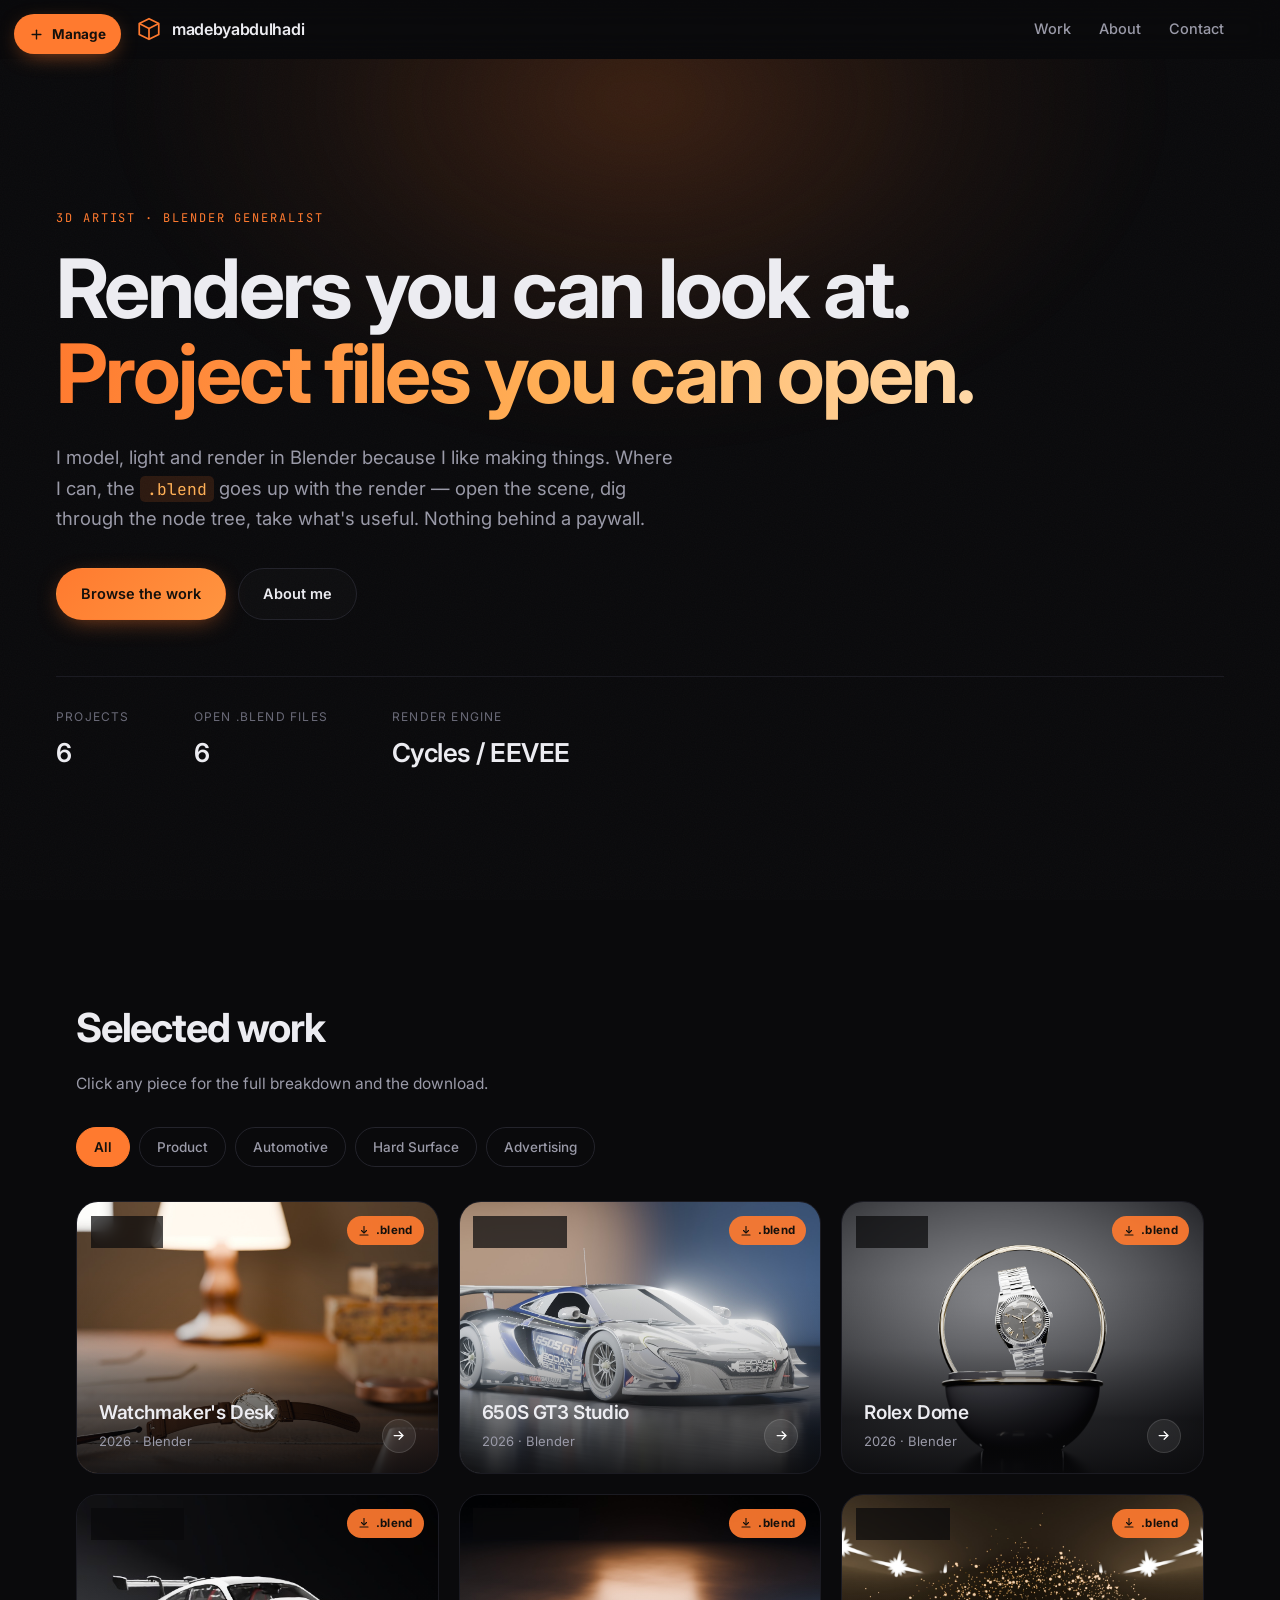
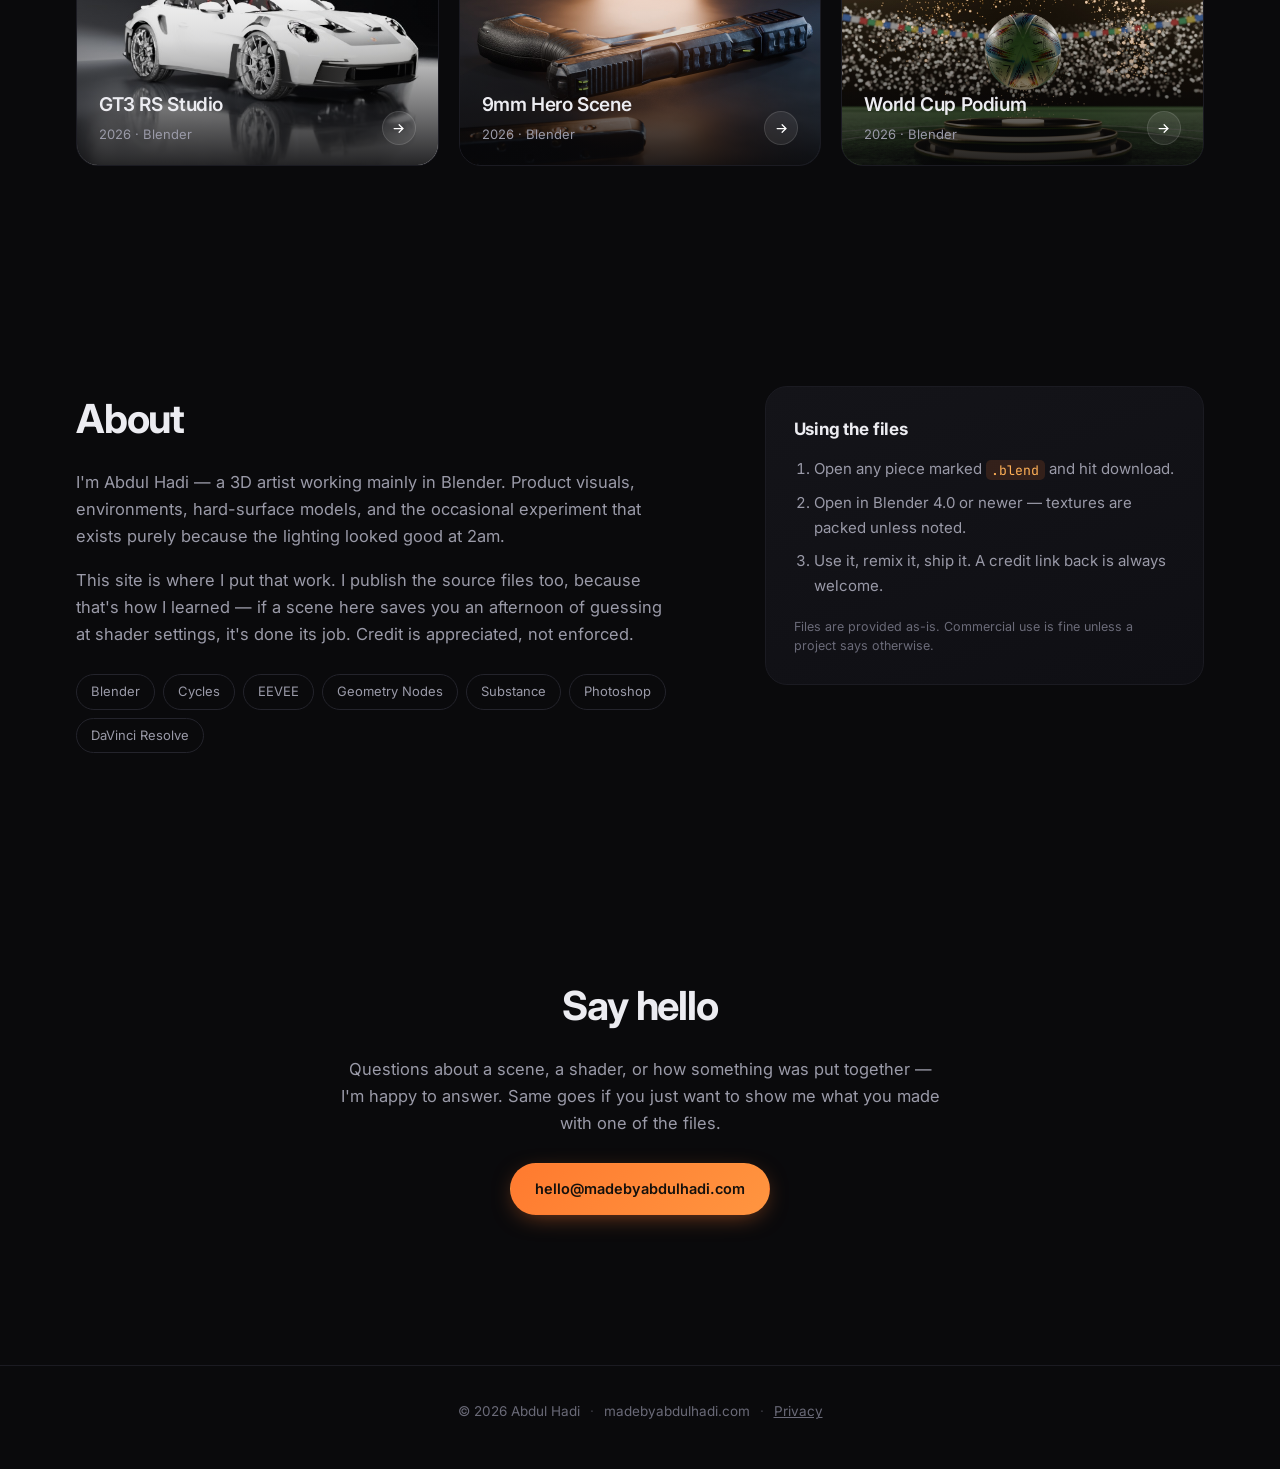
<file: index.html>
<!doctype html>
<html lang="en">
<head>
<meta charset="utf-8" />
<meta name="viewport" content="width=device-width, initial-scale=1" />
<title>Abdul Hadi — 3D Artist &amp; Blender Generalist</title>
<meta name="description" content="3D renders and open Blender project files by Abdul Hadi. Browse the work, inspect the scenes, download the .blend files." />

<!-- Google AdSense -->
<script async src="https://pagead2.googlesyndication.com/pagead/js/adsbygoogle.js?client=ca-pub-7326856070315164"
     crossorigin="anonymous"></script>

<link rel="icon" href="favicon.svg" type="image/svg+xml" />
<link rel="canonical" href="https://madebyabdulhadi.com/" />

<!-- Social preview -->
<meta property="og:type" content="website" />
<meta property="og:url" content="https://madebyabdulhadi.com/" />
<meta property="og:title" content="Abdul Hadi — 3D Artist &amp; Blender Generalist" />
<meta property="og:description" content="3D renders and open Blender project files. Browse the work, download the .blend files." />
<meta property="og:image" content="https://madebyabdulhadi.com/assets/og.jpg" />
<meta name="twitter:card" content="summary_large_image" />

<link rel="preconnect" href="https://fonts.googleapis.com" />
<link rel="preconnect" href="https://fonts.gstatic.com" crossorigin />
<link href="https://fonts.googleapis.com/css2?family=Inter:wght@400;500;600;700&family=JetBrains+Mono:wght@400;500&display=swap" rel="stylesheet" />
<link rel="stylesheet" href="styles.css" />
</head>
<body>

<div class="grain" aria-hidden="true"></div>

<header class="nav" id="nav">
  <a class="nav__brand" href="#top">
    <span class="nav__mark" aria-hidden="true">
      <svg viewBox="0 0 24 24" fill="none" stroke="currentColor" stroke-width="1.6" stroke-linejoin="round">
        <path d="M12 2.5 21 7v10l-9 4.5L3 17V7z"/><path d="M3 7l9 4.5L21 7"/><path d="M12 11.5V21.5"/>
      </svg>
    </span>
    <span>madebyabdulhadi</span>
  </a>
  <nav class="nav__links">
    <a href="#work">Work</a>
    <a href="#about">About</a>
    <a href="#contact">Contact</a>
  </nav>
</header>

<main id="top">

  <!-- ── Hero ───────────────────────────────────────────── -->
  <section class="hero">
    <div class="hero__glow" aria-hidden="true"></div>
    <div class="hero__inner">
      <p class="eyebrow">3D Artist · Blender Generalist</p>
      <h1 class="hero__title">
        Renders you can look at.<br />
        <span class="grad">Project files you can open.</span>
      </h1>
      <p class="hero__lede">
        I model, light and render in Blender because I like making things. Where
        I can, the <code>.blend</code> goes up with the render — open the scene,
        dig through the node tree, take what's useful. Nothing behind a paywall.
      </p>
      <div class="hero__cta">
        <a class="btn btn--primary" href="#work">Browse the work</a>
        <a class="btn btn--ghost" href="#about">About me</a>
      </div>
      <dl class="hero__stats" id="heroStats">
        <div><dt>Projects</dt><dd data-stat="projects">—</dd></div>
        <div><dt>Open .blend files</dt><dd data-stat="blends">—</dd></div>
        <div><dt>Render engine</dt><dd>Cycles / EEVEE</dd></div>
      </dl>
    </div>
  </section>

  <!-- ── Work ───────────────────────────────────────────── -->
  <section class="section" id="work">
    <div class="section__head">
      <h2 class="section__title">Selected work</h2>
      <p class="section__sub">Click any piece for the full breakdown and the download.</p>
    </div>

    <div class="filters" id="filters" role="tablist" aria-label="Filter projects by category"></div>

    <div class="grid" id="grid" aria-live="polite"></div>

    <div class="empty" id="gridEmpty" hidden>
      <span class="empty__icon" aria-hidden="true">
        <svg viewBox="0 0 24 24" fill="none" stroke="currentColor" stroke-width="1.3" stroke-linejoin="round">
          <path d="M12 2.5 21 7v10l-9 4.5L3 17V7z"/><path d="M3 7l9 4.5L21 7"/><path d="M12 11.5V21.5"/>
        </svg>
      </span>
      <h3>First render coming soon</h3>
      <p>New work gets posted here as I finish it — renders and the project files behind them.</p>
    </div>
  </section>

  <!-- ── About ──────────────────────────────────────────── -->
  <section class="section section--split" id="about">
    <div>
      <h2 class="section__title">About</h2>
      <p class="prose">
        I'm Abdul Hadi — a 3D artist working mainly in Blender. Product visuals,
        environments, hard-surface models, and the occasional experiment that
        exists purely because the lighting looked good at 2am.
      </p>
      <p class="prose">
        This site is where I put that work. I publish the source files too, because
        that's how I learned — if a scene here saves you an afternoon of guessing at
        shader settings, it's done its job. Credit is appreciated, not enforced.
      </p>
      <ul class="tools">
        <li>Blender</li><li>Cycles</li><li>EEVEE</li><li>Geometry Nodes</li>
        <li>Substance</li><li>Photoshop</li><li>DaVinci Resolve</li>
      </ul>
    </div>
    <aside class="card-note">
      <h3>Using the files</h3>
      <ol>
        <li>Open any piece marked <code>.blend</code> and hit download.</li>
        <li>Open in Blender 4.0 or newer — textures are packed unless noted.</li>
        <li>Use it, remix it, ship it. A credit link back is always welcome.</li>
      </ol>
      <p class="fine">Files are provided as-is. Commercial use is fine unless a project says otherwise.</p>
    </aside>
  </section>

  <!-- ── Contact ────────────────────────────────────────── -->
  <section class="section section--contact" id="contact">
    <h2 class="section__title">Say hello</h2>
    <p class="prose prose--center">
      Questions about a scene, a shader, or how something was put together —
      I'm happy to answer. Same goes if you just want to show me what you made
      with one of the files.
    </p>
    <div class="contact__actions">
      <a class="btn btn--primary" href="mailto:hello@madebyabdulhadi.com">hello@madebyabdulhadi.com</a>
    </div>
    <ul class="socials">
      <li><a href="#" data-social>ArtStation</a></li>
      <li><a href="#" data-social>Instagram</a></li>
      <li><a href="#" data-social>YouTube</a></li>
      <li><a href="#" data-social>GitHub</a></li>
    </ul>
  </section>
</main>

<footer class="footer">
  <span>© <span id="year">2026</span> Abdul Hadi</span>
  <span class="footer__dot">·</span>
  <span>madebyabdulhadi.com</span>
  <span class="footer__dot">·</span>
  <a href="/privacy" style="color:inherit">Privacy</a>
</footer>

<!-- ── Project detail overlay ───────────────────────────── -->
<div class="modal" id="modal" role="dialog" aria-modal="true" aria-labelledby="modalTitle" hidden>
  <div class="modal__backdrop" data-close></div>
  <div class="modal__panel" role="document">
    <button class="modal__close" data-close aria-label="Close project">
      <svg viewBox="0 0 24 24" fill="none" stroke="currentColor" stroke-width="1.8" stroke-linecap="round"><path d="M6 6l12 12M18 6L6 18"/></svg>
    </button>

    <div class="modal__stage">
      <img class="modal__img" id="modalImg" alt="" />
      <button class="stagebtn stagebtn--prev" id="prevImg" aria-label="Previous image" hidden>
        <svg viewBox="0 0 24 24" fill="none" stroke="currentColor" stroke-width="1.8" stroke-linecap="round" stroke-linejoin="round"><path d="M15 5l-7 7 7 7"/></svg>
      </button>
      <button class="stagebtn stagebtn--next" id="nextImg" aria-label="Next image" hidden>
        <svg viewBox="0 0 24 24" fill="none" stroke="currentColor" stroke-width="1.8" stroke-linecap="round" stroke-linejoin="round"><path d="M9 5l7 7-7 7"/></svg>
      </button>
      <div class="modal__counter" id="modalCounter" hidden></div>
    </div>

    <div class="modal__body">
      <div class="modal__headrow">
        <div>
          <p class="eyebrow" id="modalCat"></p>
          <h3 id="modalTitle"></h3>
        </div>
        <span class="pill" id="modalYear"></span>
      </div>

      <p class="modal__desc" id="modalDesc"></p>

      <div class="thumbs" id="modalThumbs"></div>

      <dl class="specs" id="modalSpecs"></dl>

      <div class="modal__dl" id="modalDl"></div>

      <section class="comments" id="comments">
        <h4 class="comments__title">Comments</h4>
        <div id="commentsMount"></div>
      </section>
    </div>
  </div>
</div>

<!-- Your projects live here. Edit data/projects.js to add work. -->
<script src="data/projects.js"></script>
<script src="data/comments.js"></script>
<script src="app.js"></script>
<!-- Manage panel. Only appears on your own computer, or with #admin. -->
<script src="admin.js"></script>
</body>
</html>
</file>
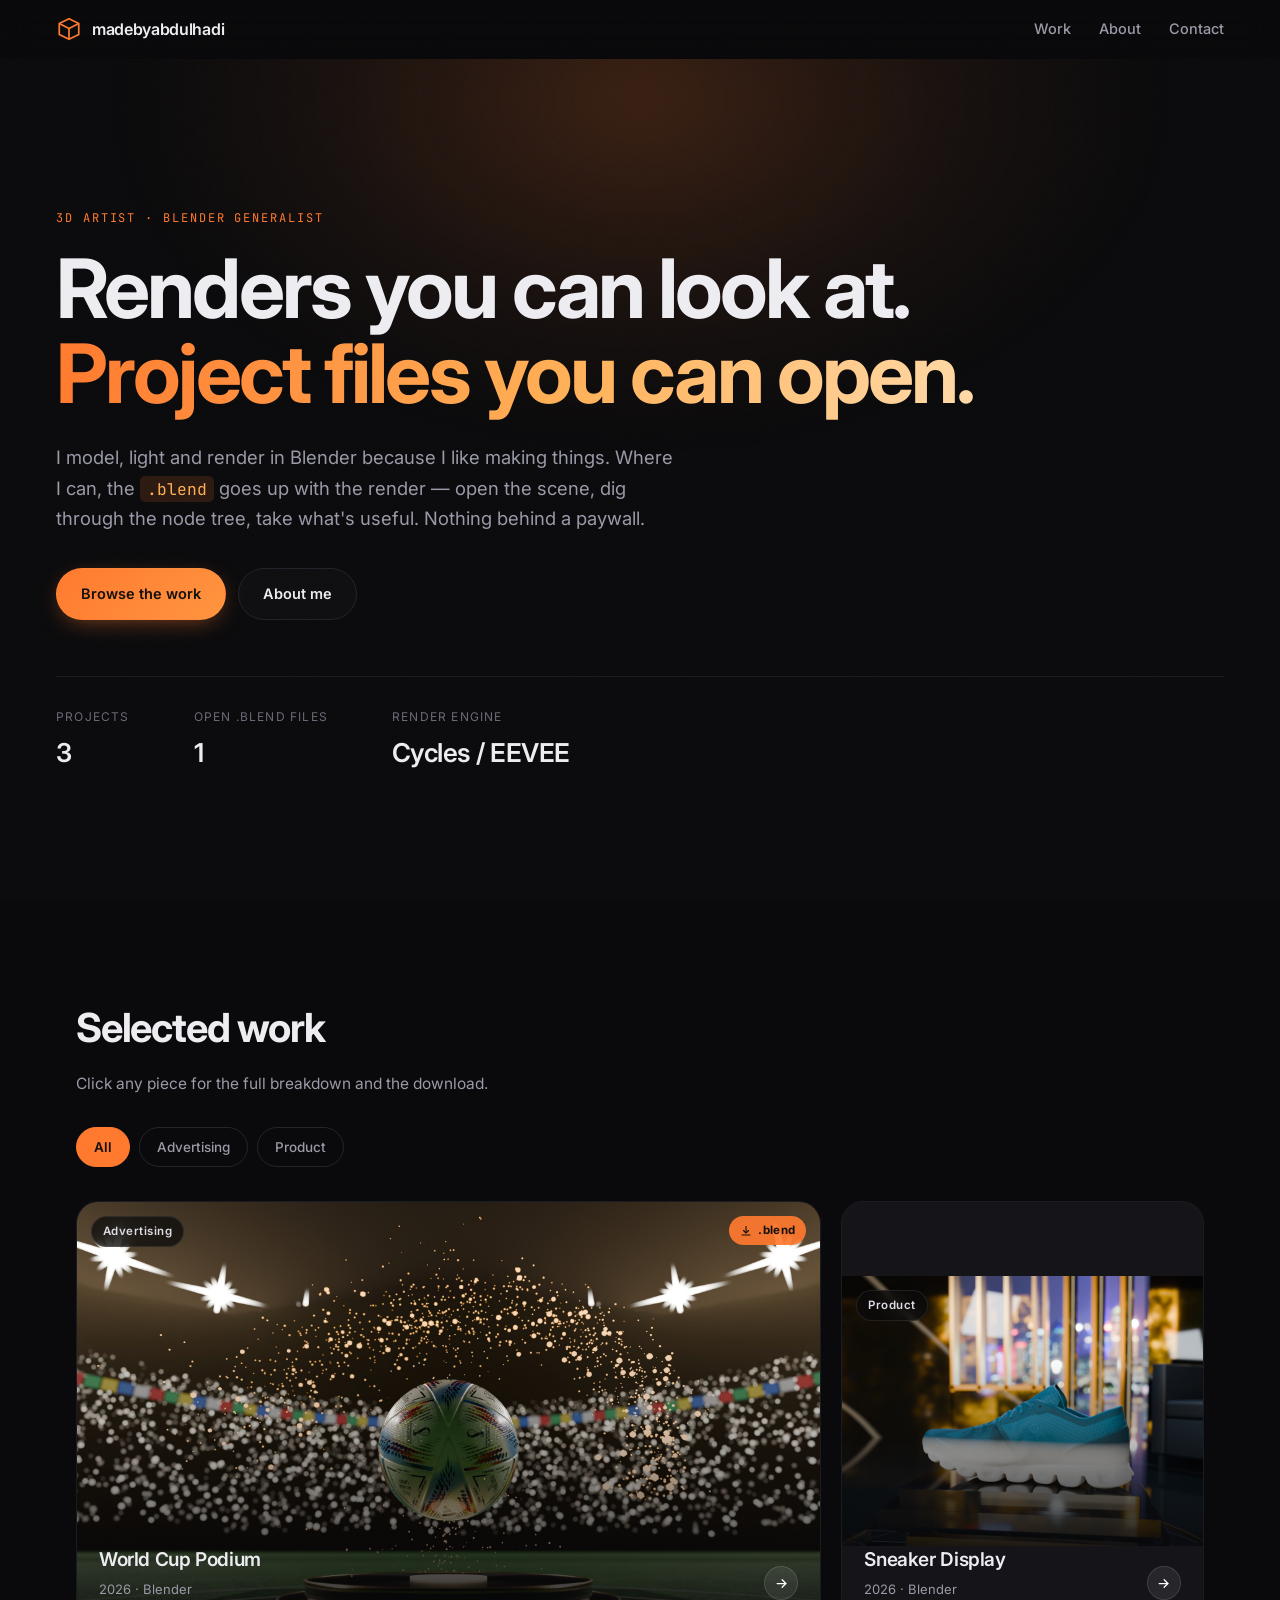
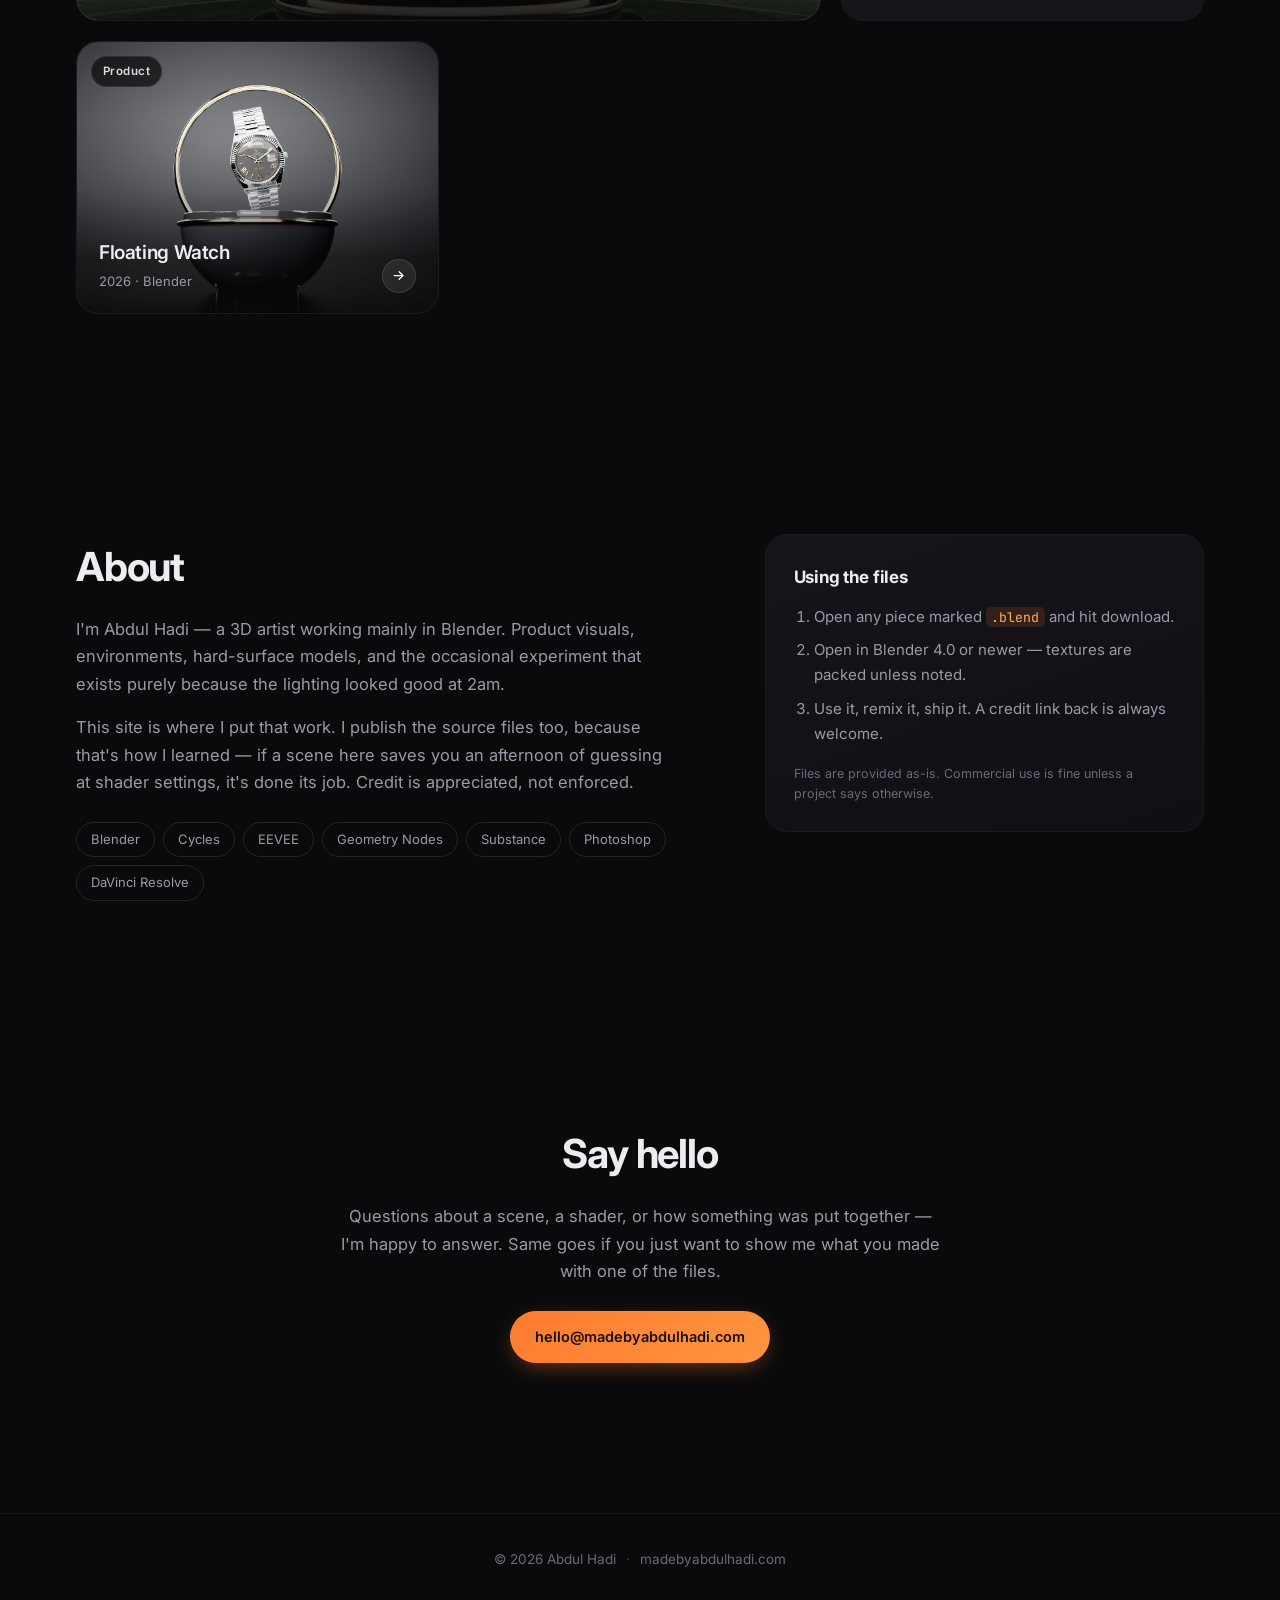
<file: madebyabdulhadi/index.html>
<!doctype html>
<html lang="en">
<head>
<meta charset="utf-8" />
<meta name="viewport" content="width=device-width, initial-scale=1" />
<title>Abdul Hadi — 3D Artist &amp; Blender Generalist</title>
<meta name="description" content="3D renders and open Blender project files by Abdul Hadi. Browse the work, inspect the scenes, download the .blend files." />

<link rel="icon" href="favicon.svg" type="image/svg+xml" />
<link rel="canonical" href="https://madebyabdulhadi.com/" />

<!-- Social preview -->
<meta property="og:type" content="website" />
<meta property="og:url" content="https://madebyabdulhadi.com/" />
<meta property="og:title" content="Abdul Hadi — 3D Artist &amp; Blender Generalist" />
<meta property="og:description" content="3D renders and open Blender project files. Browse the work, download the .blend files." />
<meta property="og:image" content="https://madebyabdulhadi.com/assets/og.jpg" />
<meta name="twitter:card" content="summary_large_image" />

<link rel="preconnect" href="https://fonts.googleapis.com" />
<link rel="preconnect" href="https://fonts.gstatic.com" crossorigin />
<link href="https://fonts.googleapis.com/css2?family=Inter:wght@400;500;600;700&family=JetBrains+Mono:wght@400;500&display=swap" rel="stylesheet" />
<link rel="stylesheet" href="styles.css" />
</head>
<body>

<div class="grain" aria-hidden="true"></div>

<header class="nav" id="nav">
  <a class="nav__brand" href="#top">
    <span class="nav__mark" aria-hidden="true">
      <svg viewBox="0 0 24 24" fill="none" stroke="currentColor" stroke-width="1.6" stroke-linejoin="round">
        <path d="M12 2.5 21 7v10l-9 4.5L3 17V7z"/><path d="M3 7l9 4.5L21 7"/><path d="M12 11.5V21.5"/>
      </svg>
    </span>
    <span>madebyabdulhadi</span>
  </a>
  <nav class="nav__links">
    <a href="#work">Work</a>
    <a href="#about">About</a>
    <a href="#contact">Contact</a>
  </nav>
</header>

<main id="top">

  <!-- ── Hero ───────────────────────────────────────────── -->
  <section class="hero">
    <div class="hero__glow" aria-hidden="true"></div>
    <div class="hero__inner">
      <p class="eyebrow">3D Artist · Blender Generalist</p>
      <h1 class="hero__title">
        Renders you can look at.<br />
        <span class="grad">Project files you can open.</span>
      </h1>
      <p class="hero__lede">
        I model, light and render in Blender because I like making things. Where
        I can, the <code>.blend</code> goes up with the render — open the scene,
        dig through the node tree, take what's useful. Nothing behind a paywall.
      </p>
      <div class="hero__cta">
        <a class="btn btn--primary" href="#work">Browse the work</a>
        <a class="btn btn--ghost" href="#about">About me</a>
      </div>
      <dl class="hero__stats" id="heroStats">
        <div><dt>Projects</dt><dd data-stat="projects">—</dd></div>
        <div><dt>Open .blend files</dt><dd data-stat="blends">—</dd></div>
        <div><dt>Render engine</dt><dd>Cycles / EEVEE</dd></div>
      </dl>
    </div>
  </section>

  <!-- ── Work ───────────────────────────────────────────── -->
  <section class="section" id="work">
    <div class="section__head">
      <h2 class="section__title">Selected work</h2>
      <p class="section__sub">Click any piece for the full breakdown and the download.</p>
    </div>

    <div class="filters" id="filters" role="tablist" aria-label="Filter projects by category"></div>

    <div class="grid" id="grid" aria-live="polite"></div>

    <div class="empty" id="gridEmpty" hidden>
      <span class="empty__icon" aria-hidden="true">
        <svg viewBox="0 0 24 24" fill="none" stroke="currentColor" stroke-width="1.3" stroke-linejoin="round">
          <path d="M12 2.5 21 7v10l-9 4.5L3 17V7z"/><path d="M3 7l9 4.5L21 7"/><path d="M12 11.5V21.5"/>
        </svg>
      </span>
      <h3>First render coming soon</h3>
      <p>New work gets posted here as I finish it — renders and the project files behind them.</p>
    </div>
  </section>

  <!-- ── About ──────────────────────────────────────────── -->
  <section class="section section--split" id="about">
    <div>
      <h2 class="section__title">About</h2>
      <p class="prose">
        I'm Abdul Hadi — a 3D artist working mainly in Blender. Product visuals,
        environments, hard-surface models, and the occasional experiment that
        exists purely because the lighting looked good at 2am.
      </p>
      <p class="prose">
        This site is where I put that work. I publish the source files too, because
        that's how I learned — if a scene here saves you an afternoon of guessing at
        shader settings, it's done its job. Credit is appreciated, not enforced.
      </p>
      <ul class="tools">
        <li>Blender</li><li>Cycles</li><li>EEVEE</li><li>Geometry Nodes</li>
        <li>Substance</li><li>Photoshop</li><li>DaVinci Resolve</li>
      </ul>
    </div>
    <aside class="card-note">
      <h3>Using the files</h3>
      <ol>
        <li>Open any piece marked <code>.blend</code> and hit download.</li>
        <li>Open in Blender 4.0 or newer — textures are packed unless noted.</li>
        <li>Use it, remix it, ship it. A credit link back is always welcome.</li>
      </ol>
      <p class="fine">Files are provided as-is. Commercial use is fine unless a project says otherwise.</p>
    </aside>
  </section>

  <!-- ── Contact ────────────────────────────────────────── -->
  <section class="section section--contact" id="contact">
    <h2 class="section__title">Say hello</h2>
    <p class="prose prose--center">
      Questions about a scene, a shader, or how something was put together —
      I'm happy to answer. Same goes if you just want to show me what you made
      with one of the files.
    </p>
    <div class="contact__actions">
      <a class="btn btn--primary" href="mailto:hello@madebyabdulhadi.com">hello@madebyabdulhadi.com</a>
    </div>
    <ul class="socials">
      <li><a href="#" data-social>ArtStation</a></li>
      <li><a href="#" data-social>Instagram</a></li>
      <li><a href="#" data-social>YouTube</a></li>
      <li><a href="#" data-social>GitHub</a></li>
    </ul>
  </section>
</main>

<footer class="footer">
  <span>© <span id="year">2026</span> Abdul Hadi</span>
  <span class="footer__dot">·</span>
  <span>madebyabdulhadi.com</span>
</footer>

<!-- ── Project detail overlay ───────────────────────────── -->
<div class="modal" id="modal" role="dialog" aria-modal="true" aria-labelledby="modalTitle" hidden>
  <div class="modal__backdrop" data-close></div>
  <div class="modal__panel" role="document">
    <button class="modal__close" data-close aria-label="Close project">
      <svg viewBox="0 0 24 24" fill="none" stroke="currentColor" stroke-width="1.8" stroke-linecap="round"><path d="M6 6l12 12M18 6L6 18"/></svg>
    </button>

    <div class="modal__stage">
      <img class="modal__img" id="modalImg" alt="" />
      <button class="stagebtn stagebtn--prev" id="prevImg" aria-label="Previous image" hidden>
        <svg viewBox="0 0 24 24" fill="none" stroke="currentColor" stroke-width="1.8" stroke-linecap="round" stroke-linejoin="round"><path d="M15 5l-7 7 7 7"/></svg>
      </button>
      <button class="stagebtn stagebtn--next" id="nextImg" aria-label="Next image" hidden>
        <svg viewBox="0 0 24 24" fill="none" stroke="currentColor" stroke-width="1.8" stroke-linecap="round" stroke-linejoin="round"><path d="M9 5l7 7-7 7"/></svg>
      </button>
      <div class="modal__counter" id="modalCounter" hidden></div>
    </div>

    <div class="modal__body">
      <div class="modal__headrow">
        <div>
          <p class="eyebrow" id="modalCat"></p>
          <h3 id="modalTitle"></h3>
        </div>
        <span class="pill" id="modalYear"></span>
      </div>

      <p class="modal__desc" id="modalDesc"></p>

      <div class="thumbs" id="modalThumbs"></div>

      <dl class="specs" id="modalSpecs"></dl>

      <div class="modal__dl" id="modalDl"></div>

      <section class="comments" id="comments">
        <h4 class="comments__title">Comments</h4>
        <div id="commentsMount"></div>
      </section>
    </div>
  </div>
</div>

<!-- Your projects live here. Edit data/projects.js to add work. -->
<script src="data/projects.js"></script>
<script src="data/comments.js"></script>
<script src="app.js"></script>
<!-- Manage panel. Only appears on your own computer, or with #admin. -->
<script src="admin.js"></script>
</body>
</html>
</file>
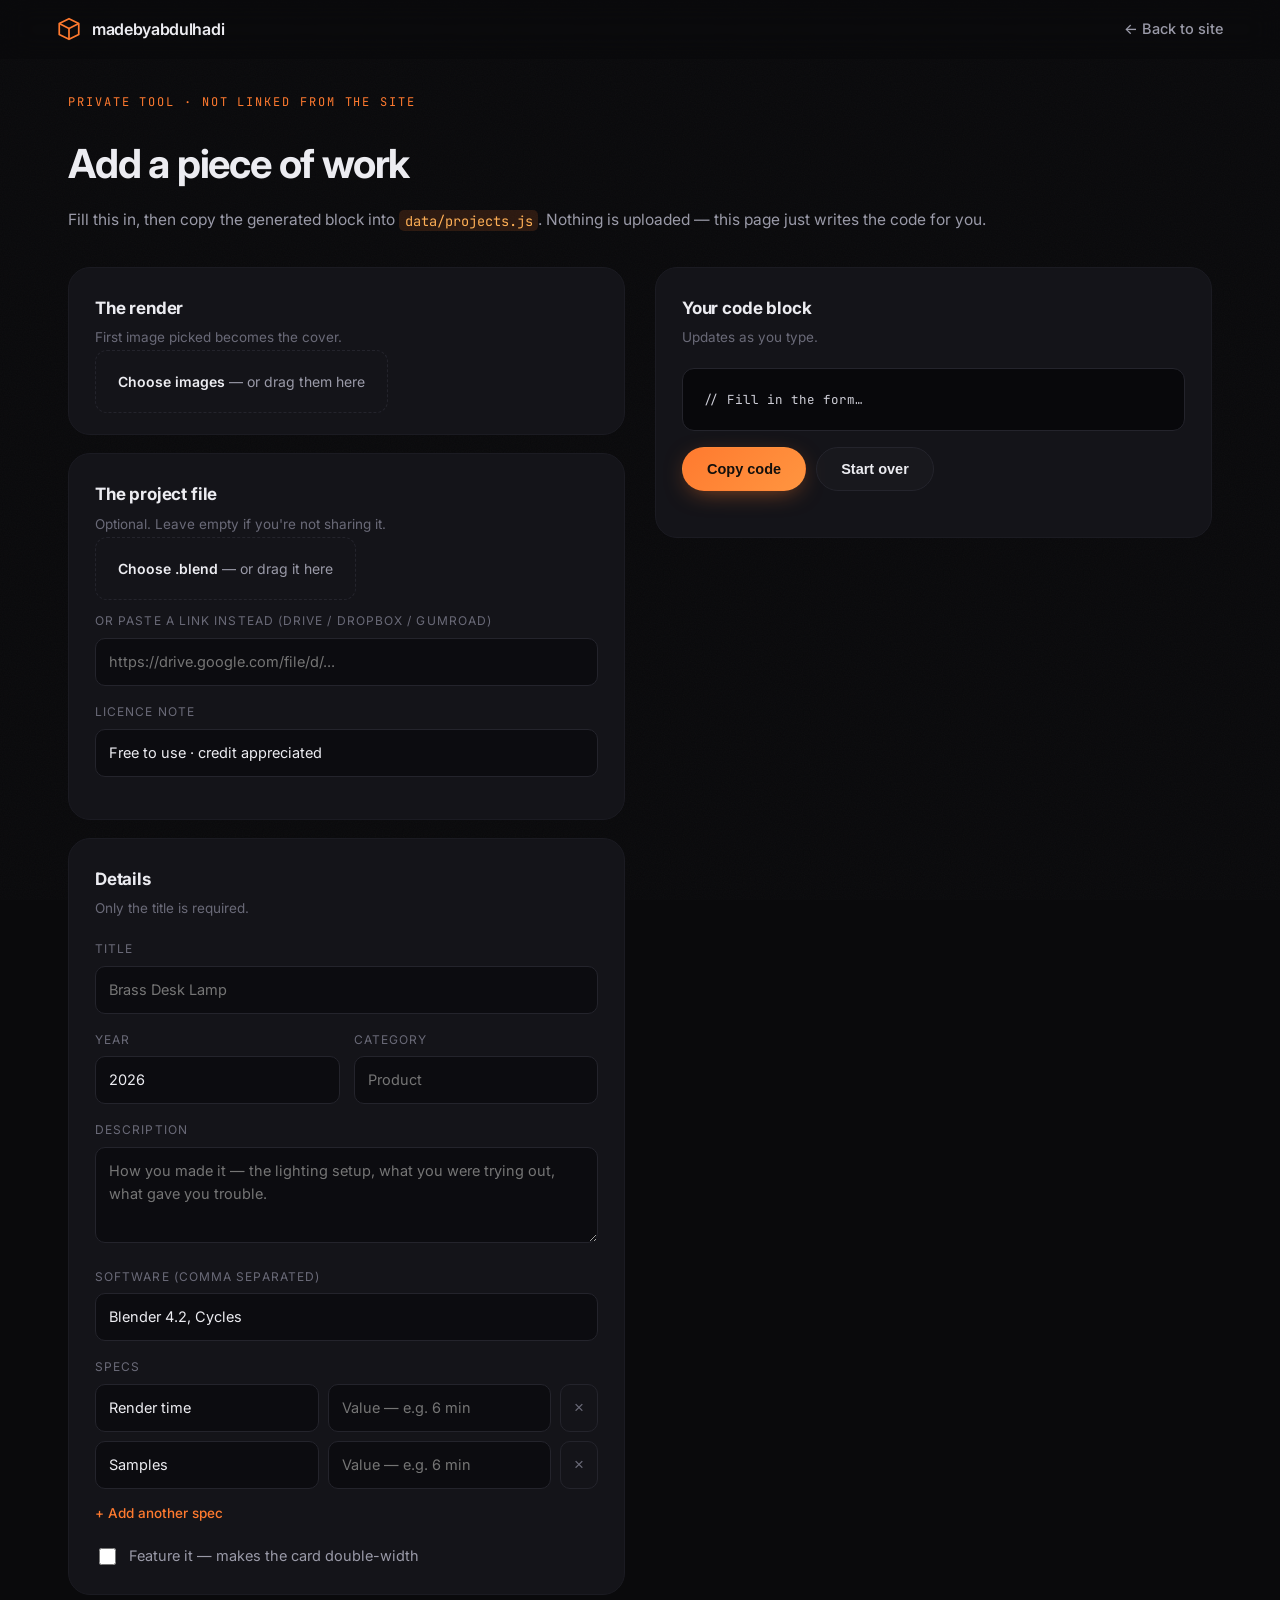
<file: add.html>
<!doctype html>
<html lang="en">
<head>
<meta charset="utf-8" />
<meta name="viewport" content="width=device-width, initial-scale=1" />
<meta name="robots" content="noindex, nofollow" />
<title>Add work — madebyabdulhadi</title>
<link rel="icon" href="favicon.svg" type="image/svg+xml" />
<link href="https://fonts.googleapis.com/css2?family=Inter:wght@400;500;600;700&family=JetBrains+Mono:wght@400;500&display=swap" rel="stylesheet" />
<link rel="stylesheet" href="styles.css" />
<style>
  .tool { max-width: 1240px; margin: 0 auto; padding: 34px clamp(18px, 4vw, 48px) 90px; position: relative; z-index: 2; }
  .tool__head { margin-bottom: 34px; }
  .tool__grid { display: grid; grid-template-columns: 1fr 1fr; gap: 30px; align-items: start; }
  @media (max-width: 940px) { .tool__grid { grid-template-columns: 1fr; } }

  .box {
    background: var(--panel); border: 1px solid var(--line-soft);
    border-radius: var(--radius-lg); padding: 26px;
  }
  .box + .box { margin-top: 18px; }
  .box h2 { margin: 0 0 4px; font-size: 17px; letter-spacing: -.01em; }
  .box .hint { margin: 0 0 20px; font-size: 13.5px; color: var(--faint); }

  .field { margin-bottom: 16px; }
  .field label { display: block; font-size: 12px; letter-spacing: .09em; text-transform: uppercase; color: var(--faint); margin-bottom: 7px; }
  .field input[type="text"], .field textarea, .field select {
    width: 100%; padding: 11px 13px;
    background: #0c0c10; color: var(--text);
    border: 1px solid var(--line); border-radius: 10px;
    font: inherit; font-size: 14.5px;
  }
  .field textarea { min-height: 96px; resize: vertical; line-height: 1.6; }
  .field input:focus, .field textarea:focus, .field select:focus { outline: none; border-color: var(--accent); }
  .row2 { display: grid; grid-template-columns: 1fr 1fr; gap: 14px; }

  .check { display: flex; align-items: center; gap: 10px; font-size: 14.5px; color: var(--muted); cursor: pointer; }
  .check input { width: 17px; height: 17px; accent-color: var(--accent); }

  .drop {
    border: 1px dashed var(--line); border-radius: 12px;
    padding: 22px; text-align: center; cursor: pointer;
    color: var(--muted); font-size: 14px;
    transition: border-color .2s var(--ease), background .2s var(--ease);
  }
  .drop:hover, .drop.is-over { border-color: var(--accent); background: rgba(255,122,47,.05); }
  .drop strong { color: var(--text); font-weight: 600; }
  .drop input { display: none; }

  .picked { list-style: none; margin: 14px 0 0; padding: 0; display: flex; flex-direction: column; gap: 8px; }
  .picked li {
    display: flex; align-items: center; gap: 11px;
    background: #0c0c10; border: 1px solid var(--line-soft);
    border-radius: 10px; padding: 8px 10px; font-size: 13.5px;
  }
  .picked img { width: 46px; height: 34px; object-fit: cover; border-radius: 6px; flex: none; }
  .picked .nm { flex: 1; min-width: 0; overflow: hidden; text-overflow: ellipsis; white-space: nowrap; font-family: "JetBrains Mono", monospace; font-size: 12.5px; }
  .picked .sz { color: var(--faint); font-size: 12px; flex: none; }
  .picked .badge { font-size: 10.5px; font-weight: 700; letter-spacing: .05em; color: var(--accent); flex: none; }

  .warn {
    margin-top: 14px; padding: 13px 15px; border-radius: 10px;
    background: rgba(255,122,47,.08); border: 1px solid rgba(255,122,47,.3);
    font-size: 13.5px; color: #ffc691; line-height: 1.55;
  }
  .warn strong { color: var(--accent-2); }
  .warn code { background: rgba(0,0,0,.35); }

  .statrow { display: grid; grid-template-columns: 1fr 1fr auto; gap: 9px; margin-bottom: 9px; }
  .iconbtn {
    width: 38px; border-radius: 10px; border: 1px solid var(--line);
    background: transparent; color: var(--faint); cursor: pointer; font-size: 17px;
  }
  .iconbtn:hover { border-color: var(--accent); color: var(--accent); }
  .linkbtn {
    background: none; border: 0; color: var(--accent); cursor: pointer;
    font: inherit; font-size: 13.5px; font-weight: 500; padding: 4px 0;
  }
  .linkbtn:hover { text-decoration: underline; }

  .out { position: sticky; top: 20px; }
  .out pre {
    margin: 0; padding: 20px;
    background: #08080b; border: 1px solid var(--line); border-radius: 12px;
    overflow-x: auto; max-height: 46vh;
    font-family: "JetBrains Mono", monospace; font-size: 12.5px; line-height: 1.7;
    color: #cfcfd8; white-space: pre;
  }
  .steps { counter-reset: s; list-style: none; padding: 0; margin: 20px 0 0; }
  .steps li {
    counter-increment: s; position: relative; padding-left: 38px;
    margin-bottom: 15px; font-size: 14px; color: var(--muted); line-height: 1.6;
  }
  .steps li::before {
    content: counter(s); position: absolute; left: 0; top: -1px;
    width: 25px; height: 25px; border-radius: 50%;
    background: var(--accent-dim); color: var(--accent);
    display: grid; place-items: center; font-size: 12px; font-weight: 700;
  }
  .steps b { color: var(--text); font-weight: 600; }
  .copied { color: #6ee7a8 !important; }
</style>
</head>
<body>
<div class="grain" aria-hidden="true"></div>

<header class="nav">
  <a class="nav__brand" href="index.html">
    <span class="nav__mark" aria-hidden="true">
      <svg viewBox="0 0 24 24" fill="none" stroke="currentColor" stroke-width="1.6" stroke-linejoin="round">
        <path d="M12 2.5 21 7v10l-9 4.5L3 17V7z"/><path d="M3 7l9 4.5L21 7"/><path d="M12 11.5V21.5"/>
      </svg>
    </span>
    <span>madebyabdulhadi</span>
  </a>
  <nav class="nav__links"><a href="index.html">← Back to site</a></nav>
</header>

<div class="tool">
  <div class="tool__head">
    <p class="eyebrow">Private tool · not linked from the site</p>
    <h1 class="section__title">Add a piece of work</h1>
    <p class="section__sub">
      Fill this in, then copy the generated block into <code>data/projects.js</code>.
      Nothing is uploaded — this page just writes the code for you.
    </p>
  </div>

  <div class="tool__grid">

    <!-- ── LEFT: the form ─────────────────────────────── -->
    <div>
      <div class="box">
        <h2>The render</h2>
        <p class="hint">First image picked becomes the cover.</p>

        <label class="drop" id="imgDrop">
          <input type="file" id="imgInput" accept="image/*" multiple />
          <strong>Choose images</strong> — or drag them here
        </label>
        <ul class="picked" id="imgList"></ul>
        <div id="imgWarn"></div>
      </div>

      <div class="box">
        <h2>The project file</h2>
        <p class="hint">Optional. Leave empty if you're not sharing it.</p>

        <label class="drop" id="blendDrop">
          <input type="file" id="blendInput" accept=".blend,.zip,.rar,.7z" />
          <strong>Choose .blend</strong> — or drag it here
        </label>
        <ul class="picked" id="blendList"></ul>
        <div id="blendWarn"></div>

        <div class="field" style="margin-top:16px">
          <label for="blendLink">Or paste a link instead (Drive / Dropbox / Gumroad)</label>
          <input type="text" id="blendLink" placeholder="https://drive.google.com/file/d/..." />
        </div>
        <div class="field">
          <label for="license">Licence note</label>
          <input type="text" id="license" value="Free to use · credit appreciated" />
        </div>
      </div>

      <div class="box">
        <h2>Details</h2>
        <p class="hint">Only the title is required.</p>

        <div class="field">
          <label for="title">Title</label>
          <input type="text" id="title" placeholder="Brass Desk Lamp" />
        </div>

        <div class="row2">
          <div class="field">
            <label for="year">Year</label>
            <input type="text" id="year" />
          </div>
          <div class="field">
            <label for="category">Category</label>
            <input type="text" id="category" list="cats" placeholder="Product" />
            <datalist id="cats">
              <option>Product</option><option>Environment</option>
              <option>Hard Surface</option><option>Character</option>
              <option>Motion</option><option>Abstract</option><option>Study</option>
            </datalist>
          </div>
        </div>

        <div class="field">
          <label for="description">Description</label>
          <textarea id="description" placeholder="How you made it — the lighting setup, what you were trying out, what gave you trouble."></textarea>
        </div>

        <div class="field">
          <label for="software">Software (comma separated)</label>
          <input type="text" id="software" value="Blender 4.2, Cycles" />
        </div>

        <div class="field">
          <label>Specs</label>
          <div id="stats"></div>
          <button class="linkbtn" type="button" id="addStat">+ Add another spec</button>
        </div>

        <label class="check">
          <input type="checkbox" id="featured" />
          Feature it — makes the card double-width
        </label>
      </div>
    </div>

    <!-- ── RIGHT: the output ──────────────────────────── -->
    <div class="out">
      <div class="box">
        <h2>Your code block</h2>
        <p class="hint">Updates as you type.</p>
        <pre id="output">// Fill in the form…</pre>
        <div style="margin-top:16px; display:flex; gap:10px; flex-wrap:wrap">
          <button class="btn btn--primary" type="button" id="copyBtn">Copy code</button>
          <button class="btn btn--ghost" type="button" id="resetBtn">Start over</button>
        </div>

        <ol class="steps" id="steps"></ol>
      </div>
    </div>

  </div>
</div>

<script>
(function () {
  "use strict";

  var $ = function (id) { return document.getElementById(id); };
  var images = [];   // {name, size, url}
  var blend  = null; // {name, size}

  var CF_LIMIT  = 25 * 1024 * 1024; // Cloudflare Pages: 25 MB per file
  var IMG_LIMIT = 5 * 1024 * 1024;  // only nag about images above this

  /* ── helpers ─────────────────────────────────────── */

  function fmtSize(bytes) {
    if (bytes < 1024) return bytes + " B";
    if (bytes < 1048576) return Math.round(bytes / 1024) + " KB";
    return (bytes / 1048576).toFixed(bytes < 10485760 ? 1 : 0) + " MB";
  }

  // Filenames with spaces, #, ? or capitals cause broken links once deployed.
  function messyName(n) { return /[\s#?%&]/.test(n) || /[A-Z]/.test(n); }

  function tidyName(n) {
    return n.toLowerCase().replace(/[\s_]+/g, "-").replace(/[^a-z0-9.\-]/g, "");
  }

  function q(s) {
    return '"' + String(s).replace(/\\/g, "\\\\").replace(/"/g, '\\"') + '"';
  }

  // Break a long description across lines so projects.js stays readable.
  function wrapString(text, indent) {
    var words = text.split(/\s+/), lines = [], line = "";
    words.forEach(function (w) {
      if ((line + " " + w).length > 62) { lines.push(line); line = w; }
      else { line = line ? line + " " + w : w; }
    });
    if (line) lines.push(line);
    return lines.map(function (l, i) {
      return indent + q(l + (i < lines.length - 1 ? " " : ""));
    }).join(" +\n");
  }

  /* ── file pickers ────────────────────────────────── */

  function renderImages() {
    var list = $("imgList");
    list.innerHTML = "";
    images.forEach(function (f, i) {
      var li = document.createElement("li");
      li.innerHTML =
        '<img src="' + f.url + '" alt="">' +
        '<span class="nm">' + tidyName(f.name) + "</span>" +
        (i === 0 ? '<span class="badge">COVER</span>' : "") +
        '<span class="sz">' + fmtSize(f.size) + "</span>";
      var x = document.createElement("button");
      x.className = "iconbtn"; x.type = "button"; x.textContent = "×";
      x.style.width = "30px";
      x.setAttribute("aria-label", "Remove " + f.name);
      x.onclick = function () { images.splice(i, 1); renderImages(); build(); };
      li.appendChild(x);
      list.appendChild(li);
    });

    var w = $("imgWarn"); w.innerHTML = "";
    // Above CF_LIMIT gets its own harder warning below — don't say it twice.
    var heavy = images.filter(function (f) {
      return f.size > IMG_LIMIT && f.size <= CF_LIMIT;
    });
    var messy = images.filter(function (f) { return messyName(f.name); });

    if (heavy.length) {
      w.innerHTML += '<div class="warn"><strong>' + heavy.length + " image" +
        (heavy.length > 1 ? "s are" : " is") + " over 5 MB.</strong> Fine to keep " +
        "if the detail matters, but exporting as JPG at ~90% will cut the size a " +
        "lot with almost no visible loss.</div>";
    }
    // An image over the Cloudflare cap fails the deploy just like a .blend does.
    var over = images.filter(function (f) { return f.size > CF_LIMIT; });
    if (over.length) {
      w.innerHTML += '<div class="warn"><strong>' +
        over.map(function (f) { return f.name + " (" + fmtSize(f.size) + ")"; }).join(", ") +
        " won't deploy.</strong> Cloudflare refuses any file over 25 MB. Export as " +
        "JPG instead of PNG — a 4K render drops from ~40 MB to about 3 MB.</div>";
    }
    if (messy.length) {
      w.innerHTML += '<div class="warn"><strong>Rename before saving.</strong> ' +
        "Spaces and capitals break links once deployed. The code below already uses " +
        "the tidy names — rename the actual files to match:<br>" +
        messy.map(function (f) {
          return "<code>" + f.name + "</code> → <code>" + tidyName(f.name) + "</code>";
        }).join("<br>") + "</div>";
    }
  }

  function renderBlend() {
    var list = $("blendList"), w = $("blendWarn");
    list.innerHTML = ""; w.innerHTML = "";
    if (!blend) return;

    var li = document.createElement("li");
    li.innerHTML =
      '<span class="nm">' + tidyName(blend.name) + "</span>" +
      '<span class="sz">' + fmtSize(blend.size) + "</span>";
    var x = document.createElement("button");
    x.className = "iconbtn"; x.type = "button"; x.textContent = "×";
    x.style.width = "30px";
    x.onclick = function () { blend = null; $("blendInput").value = ""; renderBlend(); build(); };
    li.appendChild(x);
    list.appendChild(li);

    if (blend.size > CF_LIMIT) {
      w.innerHTML = '<div class="warn"><strong>Too big for Cloudflare (' +
        fmtSize(blend.size) + " vs 25 MB limit).</strong> This file can't live in the " +
        "repo. Either shrink it — <em>File → Clean Up → Purge Unused Data</em>, then " +
        "save with <em>Compress</em> ticked — or upload it to Drive/Dropbox and paste " +
        "the link in the field below. The code updates automatically.</div>";
    } else if (blend.size > 20971520) {
      w.innerHTML = '<div class="warn">Close to the 25 MB Cloudflare limit — fine ' +
        "for now, but tick <em>Compress</em> when saving to be safe.</div>";
    }
  }

  function wireDrop(dropId, inputId, onFiles) {
    var drop = $(dropId), input = $(inputId);
    input.addEventListener("change", function () { onFiles(input.files); });
    ["dragenter", "dragover"].forEach(function (e) {
      drop.addEventListener(e, function (ev) {
        ev.preventDefault(); drop.classList.add("is-over");
      });
    });
    ["dragleave", "drop"].forEach(function (e) {
      drop.addEventListener(e, function (ev) {
        ev.preventDefault(); drop.classList.remove("is-over");
      });
    });
    drop.addEventListener("drop", function (ev) {
      if (ev.dataTransfer && ev.dataTransfer.files.length) onFiles(ev.dataTransfer.files);
    });
  }

  wireDrop("imgDrop", "imgInput", function (files) {
    Array.prototype.forEach.call(files, function (f) {
      if (!/^image\//.test(f.type)) return;
      images.push({ name: f.name, size: f.size, url: URL.createObjectURL(f) });
    });
    renderImages(); build();
  });

  wireDrop("blendDrop", "blendInput", function (files) {
    if (!files.length) return;
    blend = { name: files[0].name, size: files[0].size };
    renderBlend(); build();
  });

  /* ── spec rows ───────────────────────────────────── */

  function addStat(k, v) {
    var row = document.createElement("div");
    row.className = "statrow";
    row.innerHTML =
      '<input type="text" placeholder="Label — e.g. Render time" value="' + (k || "") + '">' +
      '<input type="text" placeholder="Value — e.g. 6 min" value="' + (v || "") + '">';
    var del = document.createElement("button");
    del.className = "iconbtn"; del.type = "button"; del.textContent = "×";
    del.onclick = function () { row.remove(); build(); };
    row.appendChild(del);
    row.addEventListener("input", build);
    $("stats").appendChild(row);
  }
  $("addStat").onclick = function () { addStat(); };

  /* ── build the code block ────────────────────────── */

  function build() {
    var title = $("title").value.trim();
    if (!title && !images.length) {
      $("output").textContent = "// Fill in the form…";
      $("steps").innerHTML = "";
      return;
    }

    var L = [];
    L.push("  {");
    L.push("    title: " + q(title || "Untitled") + ",");
    if ($("year").value.trim())     L.push("    year: " + q($("year").value.trim()) + ",");
    if ($("category").value.trim()) L.push("    category: " + q($("category").value.trim()) + ",");
    if ($("featured").checked)      L.push("    featured: true,");

    if (images.length) {
      L.push("");
      L.push("    cover: " + q("assets/renders/" + tidyName(images[0].name)) + ",");
      if (images.length > 1) {
        L.push("    images: [");
        L.push(images.slice(1).map(function (f) {
          return "      " + q("assets/renders/" + tidyName(f.name));
        }).join(",\n"));
        L.push("    ],");
      }
    }

    var desc = $("description").value.trim().replace(/\s+/g, " ");
    if (desc) {
      L.push("");
      L.push("    description:");
      L.push(wrapString(desc, "      ") + ",");
    }

    var sw = $("software").value.split(",").map(function (s) { return s.trim(); })
             .filter(Boolean);
    if (sw.length) {
      L.push("");
      L.push("    software: [" + sw.map(q).join(", ") + "],");
    }

    var rows = [];
    Array.prototype.forEach.call($("stats").children, function (r) {
      var k = r.children[0].value.trim(), v = r.children[1].value.trim();
      if (k && v) rows.push("      " + q(k) + ": " + q(v));
    });
    if (rows.length) {
      L.push("");
      L.push("    stats: {");
      L.push(rows.join(",\n"));
      L.push("    },");
    }

    var link = $("blendLink").value.trim();
    var url = link || (blend ? "files/" + tidyName(blend.name) : "");
    if (url) {
      L.push("");
      L.push("    blend: {");
      L.push("      url: " + q(url) + ",");
      if (blend && !link) L.push("      size: " + q(fmtSize(blend.size)) + ",");
      if ($("license").value.trim()) L.push("      license: " + q($("license").value.trim()) + ",");
      L[L.length - 1] = L[L.length - 1].replace(/,$/, ""); // no trailing comma
      L.push("    }");
    } else {
      L[L.length - 1] = L[L.length - 1].replace(/,$/, "");
    }

    L.push("  },");
    $("output").textContent = L.join("\n");

    /* ── the checklist ── */
    var steps = [];
    if (images.length) {
      steps.push("Save <b>" + images.length + " image" + (images.length > 1 ? "s" : "") +
        "</b> into <code>assets/renders/</code>" +
        (images.some(function (f) { return messyName(f.name); })
          ? " — <b>using the tidied names above</b>" : ""));
    }
    if (blend && !link) {
      steps.push(blend.size > CF_LIMIT
        ? "<b>Don't</b> put <code>" + tidyName(blend.name) + "</code> in the repo — it's " +
          fmtSize(blend.size) + ", over Cloudflare's 25 MB limit. Upload it elsewhere and paste the link."
        : "Save <code>" + tidyName(blend.name) + "</code> into <code>files/</code>");
    }
    steps.push("Paste the code above into <code>data/projects.js</code>, just after the <code>[</code>");
    steps.push("Commit and push — Cloudflare redeploys on its own");
    $("steps").innerHTML = steps.map(function (s) { return "<li>" + s + "</li>"; }).join("");
  }

  /* ── buttons ─────────────────────────────────────── */

  $("copyBtn").onclick = function () {
    var btn = this, text = $("output").textContent;
    var done = function () {
      btn.textContent = "Copied ✓"; btn.classList.add("copied");
      setTimeout(function () { btn.textContent = "Copy code"; btn.classList.remove("copied"); }, 1600);
    };
    if (navigator.clipboard) {
      navigator.clipboard.writeText(text).then(done, done);
    } else {
      var ta = document.createElement("textarea");
      ta.value = text; document.body.appendChild(ta); ta.select();
      document.execCommand("copy"); ta.remove(); done();
    }
  };

  $("resetBtn").onclick = function () {
    if (!confirm("Clear everything and start over?")) return;
    images = []; blend = null;
    ["title", "category", "description", "blendLink"].forEach(function (id) { $(id).value = ""; });
    $("imgInput").value = ""; $("blendInput").value = "";
    $("featured").checked = false;
    $("stats").innerHTML = "";
    addStat("Render time", ""); addStat("Samples", "");
    renderImages(); renderBlend(); build();
  };

  document.addEventListener("input", function (e) {
    if (e.target.closest(".tool")) build();
  });

  /* ── start ───────────────────────────────────────── */
  $("year").value = new Date().getFullYear();
  addStat("Render time", "");
  addStat("Samples", "");
  build();
})();
</script>
</body>
</html>
</file>
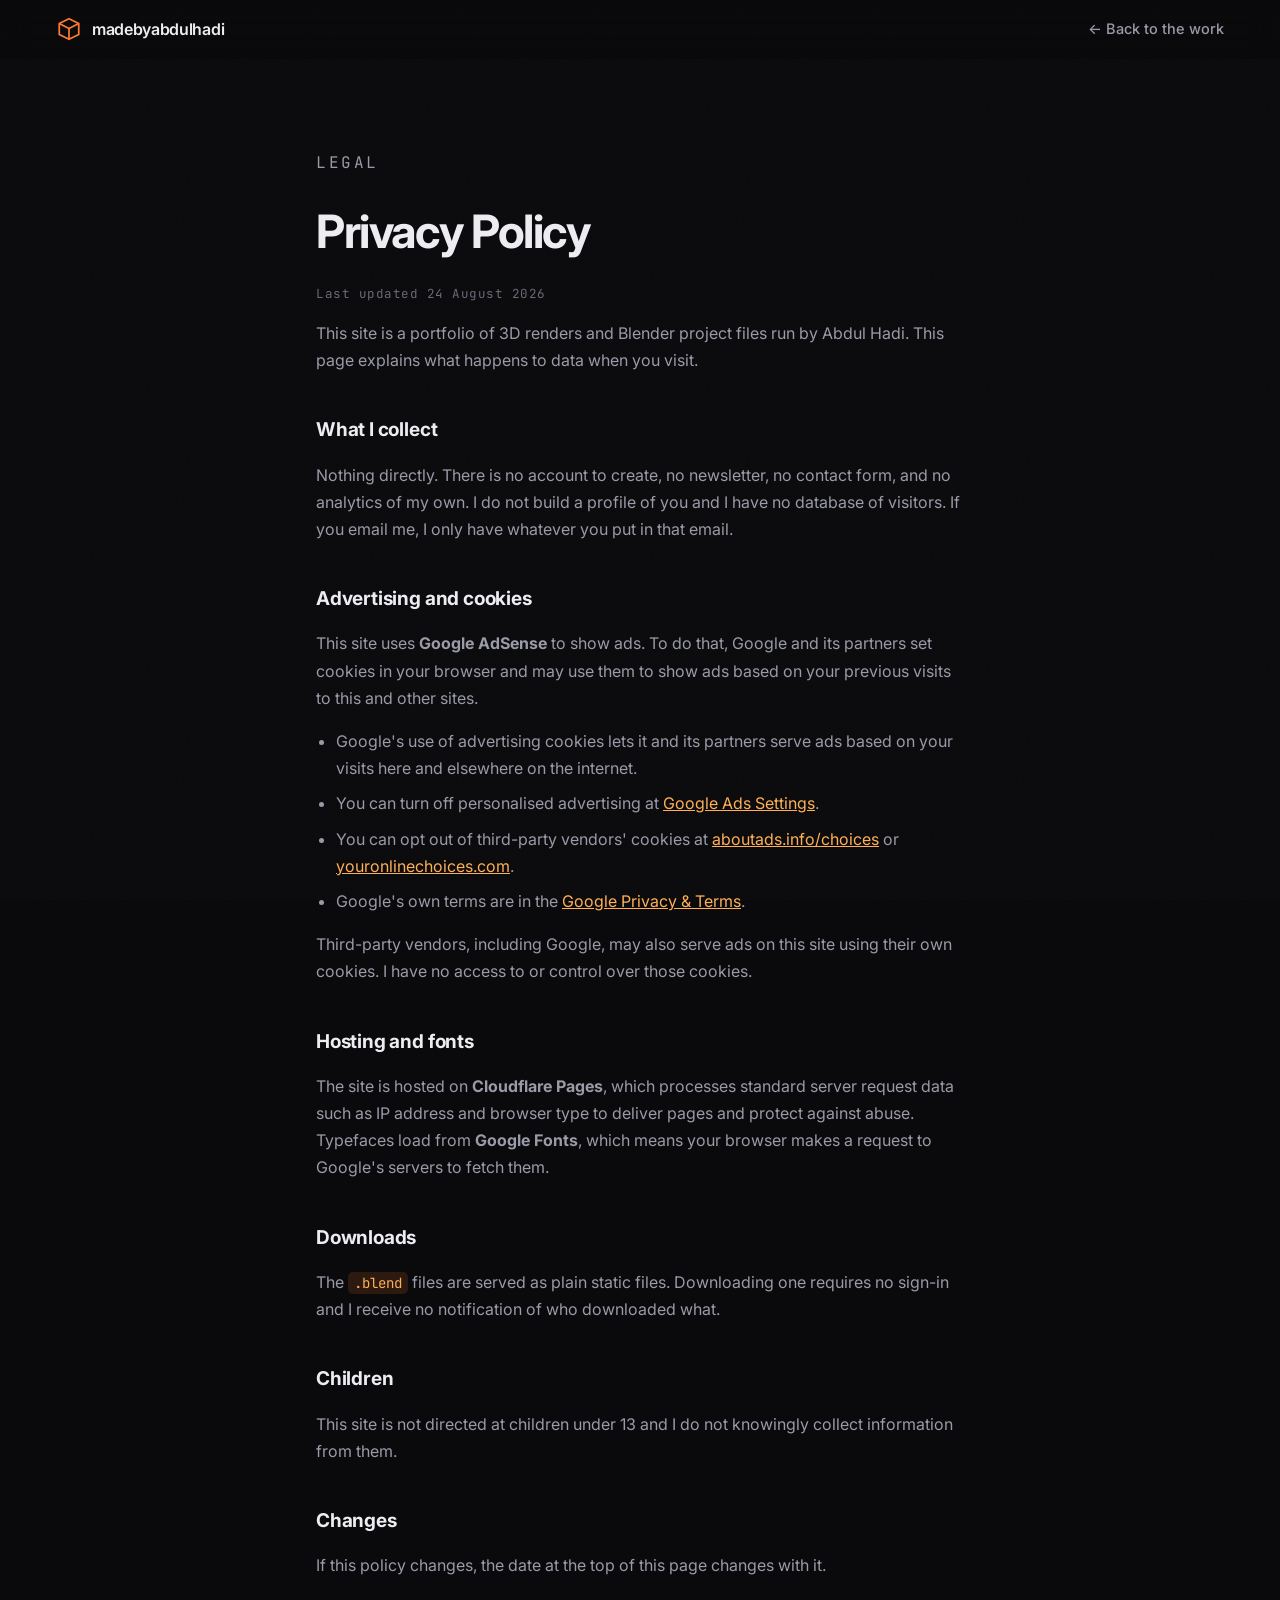
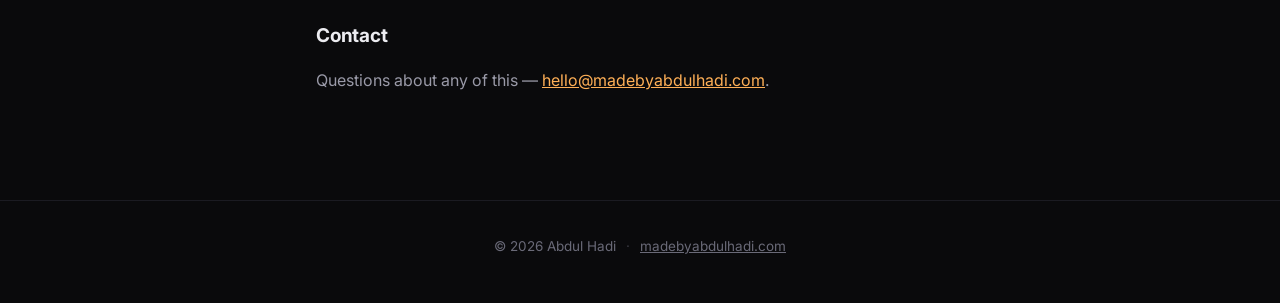
<file: privacy.html>
<!doctype html>
<html lang="en">
<head>
<meta charset="utf-8" />
<meta name="viewport" content="width=device-width, initial-scale=1" />
<title>Privacy Policy — madebyabdulhadi</title>
<meta name="description" content="How madebyabdulhadi.com handles data, cookies and advertising." />

<!-- Google AdSense -->
<script async src="https://pagead2.googlesyndication.com/pagead/js/adsbygoogle.js?client=ca-pub-7326856070315164"
     crossorigin="anonymous"></script>

<link rel="icon" href="/favicon.svg" type="image/svg+xml" />
<link rel="canonical" href="https://madebyabdulhadi.com/privacy" />
<link rel="preconnect" href="https://fonts.googleapis.com" />
<link rel="preconnect" href="https://fonts.gstatic.com" crossorigin />
<link href="https://fonts.googleapis.com/css2?family=Inter:wght@400;500;600;700&family=JetBrains+Mono:wght@400;500&display=swap" rel="stylesheet" />
<link rel="stylesheet" href="/styles.css" />
<style>
  .legal { max-width: 760px; margin: 0 auto; padding: clamp(40px,7vw,90px) clamp(20px,5vw,56px) 90px; position: relative; z-index: 2; }
  .legal h1 { font-size: clamp(30px,5vw,46px); letter-spacing: -.03em; margin: 0 0 10px; }
  .legal h2 { font-size: 19px; letter-spacing: -.01em; margin: 40px 0 12px; }
  .legal p, .legal li { color: var(--muted); font-size: 16px; line-height: 1.7; }
  .legal ul { padding-left: 20px; }
  .legal li { margin-bottom: 8px; }
  .legal a { color: var(--accent-2); }
  .legal .updated { font-family: "JetBrains Mono", monospace; font-size: 12.5px; color: var(--faint); letter-spacing: .04em; }
</style>
</head>
<body>

<div class="grain" aria-hidden="true"></div>

<header class="nav" id="nav">
  <a class="nav__brand" href="/">
    <span class="nav__mark" aria-hidden="true">
      <svg viewBox="0 0 24 24" fill="none" stroke="currentColor" stroke-width="1.6" stroke-linejoin="round">
        <path d="M12 2.5 21 7v10l-9 4.5L3 17V7z"/><path d="M3 7l9 4.5L21 7"/><path d="M12 11.5V21.5"/>
      </svg>
    </span>
    <span>madebyabdulhadi</span>
  </a>
  <nav class="nav__links"><a href="/">← Back to the work</a></nav>
</header>

<main class="legal">
  <p class="eyebrow">Legal</p>
  <h1>Privacy Policy</h1>
  <p class="updated">Last updated 24 August 2026</p>

  <p>
    This site is a portfolio of 3D renders and Blender project files run by
    Abdul Hadi. This page explains what happens to data when you visit.
  </p>

  <h2>What I collect</h2>
  <p>
    Nothing directly. There is no account to create, no newsletter, no contact
    form, and no analytics of my own. I do not build a profile of you and I have
    no database of visitors. If you email me, I only have whatever you put in
    that email.
  </p>

  <h2>Advertising and cookies</h2>
  <p>
    This site uses <b>Google AdSense</b> to show ads. To do that, Google and its
    partners set cookies in your browser and may use them to show ads based on
    your previous visits to this and other sites.
  </p>
  <ul>
    <li>
      Google's use of advertising cookies lets it and its partners serve ads
      based on your visits here and elsewhere on the internet.
    </li>
    <li>
      You can turn off personalised advertising at
      <a href="https://www.google.com/settings/ads" target="_blank" rel="noopener noreferrer">Google Ads Settings</a>.
    </li>
    <li>
      You can opt out of third-party vendors' cookies at
      <a href="https://www.aboutads.info/choices/" target="_blank" rel="noopener noreferrer">aboutads.info/choices</a>
      or <a href="https://www.youronlinechoices.com/" target="_blank" rel="noopener noreferrer">youronlinechoices.com</a>.
    </li>
    <li>
      Google's own terms are in the
      <a href="https://policies.google.com/technologies/partner-sites" target="_blank" rel="noopener noreferrer">Google Privacy &amp; Terms</a>.
    </li>
  </ul>
  <p>
    Third-party vendors, including Google, may also serve ads on this site using
    their own cookies. I have no access to or control over those cookies.
  </p>

  <h2>Hosting and fonts</h2>
  <p>
    The site is hosted on <b>Cloudflare Pages</b>, which processes standard
    server request data such as IP address and browser type to deliver pages and
    protect against abuse. Typefaces load from <b>Google Fonts</b>, which means
    your browser makes a request to Google's servers to fetch them.
  </p>

  <h2>Downloads</h2>
  <p>
    The <code>.blend</code> files are served as plain static files. Downloading
    one requires no sign-in and I receive no notification of who downloaded what.
  </p>

  <h2>Children</h2>
  <p>
    This site is not directed at children under 13 and I do not knowingly
    collect information from them.
  </p>

  <h2>Changes</h2>
  <p>
    If this policy changes, the date at the top of this page changes with it.
  </p>

  <h2>Contact</h2>
  <p>
    Questions about any of this — <a href="mailto:hello@madebyabdulhadi.com">hello@madebyabdulhadi.com</a>.
  </p>
</main>

<footer class="footer">
  <span>© <span id="year">2026</span> Abdul Hadi</span>
  <span class="footer__dot">·</span>
  <a href="/" style="color:inherit">madebyabdulhadi.com</a>
</footer>

<script>document.getElementById("year").textContent = new Date().getFullYear();</script>
</body>
</html>
</file>
<file: styles.css>
/* ============================================================
   madebyabdulhadi.com
   ============================================================ */

:root {
  --bg:        #0a0a0c;
  --bg-soft:   #101014;
  --panel:     #141419;
  --line:      #24242c;
  --line-soft: #1b1b22;

  --text:      #ececf1;
  --muted:     #9a9aa8;
  --faint:     #6a6a78;

  --accent:    #ff7a2f;
  --accent-2:  #ffb057;
  --accent-dim: rgba(255,122,47,.14);

  --radius:    14px;
  --radius-lg: 22px;

  --maxw: 1240px;
  --ease: cubic-bezier(.22,.61,.36,1);
}

* { box-sizing: border-box; }

/* Flex/grid display values otherwise beat the hidden attribute */
[hidden] { display: none !important; }

html { scroll-behavior: smooth; }

body {
  margin: 0;
  background: var(--bg);
  color: var(--text);
  font-family: "Inter", system-ui, -apple-system, "Segoe UI", Roboto, sans-serif;
  font-size: 16px;
  line-height: 1.65;
  -webkit-font-smoothing: antialiased;
  overflow-x: hidden;
}

body.is-locked { overflow: hidden; }

img { max-width: 100%; display: block; }

code {
  font-family: "JetBrains Mono", ui-monospace, SFMono-Regular, Menlo, monospace;
  font-size: .88em;
  background: var(--accent-dim);
  color: var(--accent-2);
  padding: .12em .42em;
  border-radius: 5px;
}

::selection { background: var(--accent); color: #14100c; }

/* Subtle film grain over everything */
.grain {
  position: fixed; inset: 0; z-index: 1; pointer-events: none;
  opacity: .028;
  background-image: url("data:image/svg+xml,%3Csvg xmlns='http://www.w3.org/2000/svg' width='140' height='140'%3E%3Cfilter id='n'%3E%3CfeTurbulence type='fractalNoise' baseFrequency='.85' numOctaves='3'/%3E%3C/filter%3E%3Crect width='140' height='140' filter='url(%23n)'/%3E%3C/svg%3E");
}

/* ── Nav ─────────────────────────────────────────────────── */
.nav {
  position: sticky; top: 0; z-index: 50;
  display: flex; align-items: center; justify-content: space-between;
  gap: 24px;
  padding: 16px clamp(20px, 5vw, 56px);
  backdrop-filter: blur(14px);
  background: rgba(10,10,12,.55);
  border-bottom: 1px solid transparent;
  transition: border-color .3s var(--ease), background .3s var(--ease);
}
.nav.is-stuck {
  border-bottom-color: var(--line-soft);
  background: rgba(10,10,12,.82);
}
.nav__brand {
  display: inline-flex; align-items: center; gap: 10px;
  color: var(--text); text-decoration: none;
  font-weight: 600; letter-spacing: -.02em;
}
.nav__mark {
  width: 26px; height: 26px; color: var(--accent);
  display: grid; place-items: center;
}
.nav__mark svg { width: 100%; height: 100%; }
.nav__links { display: flex; gap: 28px; }
.nav__links a {
  color: var(--muted); text-decoration: none; font-size: 14.5px; font-weight: 500;
  transition: color .2s var(--ease);
}
.nav__links a:hover { color: var(--text); }

@media (max-width: 560px) {
  .nav__links { gap: 18px; }
  .nav__brand span:last-child { display: none; }
}

/* ── Hero ────────────────────────────────────────────────── */
.hero {
  position: relative;
  padding: clamp(64px, 12vw, 150px) clamp(20px, 5vw, 56px) clamp(56px, 9vw, 110px);
  overflow: hidden;
}
.hero__glow {
  position: absolute; z-index: 0;
  top: -320px; left: 50%; transform: translateX(-50%);
  width: min(1100px, 130vw); height: 720px;
  background: radial-gradient(ellipse at center, rgba(255,122,47,.20), rgba(255,122,47,.05) 42%, transparent 68%);
  filter: blur(20px);
  pointer-events: none;
}
.hero__inner { position: relative; z-index: 2; max-width: var(--maxw); margin: 0 auto; }

.eyebrow {
  margin: 0 0 18px;
  font-family: "JetBrains Mono", monospace;
  font-size: 12px; letter-spacing: .16em; text-transform: uppercase;
  color: var(--accent);
}

.hero__title {
  margin: 0;
  font-size: clamp(38px, 7.2vw, 82px);
  line-height: 1.03;
  letter-spacing: -.035em;
  font-weight: 700;
}
.grad {
  background: linear-gradient(100deg, var(--accent) 0%, var(--accent-2) 55%, #ffd9a8 100%);
  -webkit-background-clip: text; background-clip: text;
  -webkit-text-fill-color: transparent; color: transparent;
}

.hero__lede {
  max-width: 620px;
  margin: 26px 0 0;
  font-size: clamp(16px, 1.7vw, 18.5px);
  color: var(--muted);
}

.hero__cta { display: flex; flex-wrap: wrap; gap: 12px; margin-top: 34px; }

.btn {
  display: inline-flex; align-items: center; justify-content: center; gap: 9px;
  padding: 13px 24px;
  border-radius: 999px;
  font-size: 14.5px; font-weight: 600;
  text-decoration: none;
  border: 1px solid transparent;
  cursor: pointer;
  transition: transform .18s var(--ease), background .2s var(--ease),
              border-color .2s var(--ease), box-shadow .25s var(--ease);
}
.btn:active { transform: translateY(1px); }
.btn--primary {
  background: linear-gradient(135deg, var(--accent), #ff9540);
  color: #14100c;
  box-shadow: 0 6px 24px -8px rgba(255,122,47,.6);
}
.btn--primary:hover { box-shadow: 0 10px 34px -8px rgba(255,122,47,.75); transform: translateY(-2px); }
.btn--ghost { border-color: var(--line); color: var(--text); background: rgba(255,255,255,.02); }
.btn--ghost:hover { border-color: var(--accent); color: var(--accent-2); transform: translateY(-2px); }
.btn svg { width: 17px; height: 17px; }

.hero__stats {
  display: flex; flex-wrap: wrap; gap: clamp(28px, 6vw, 64px);
  margin: 56px 0 0; padding-top: 30px;
  border-top: 1px solid var(--line-soft);
}
.hero__stats div { margin: 0; }
.hero__stats dt {
  font-size: 12px; letter-spacing: .1em; text-transform: uppercase; color: var(--faint);
}
.hero__stats dd {
  margin: 6px 0 0;
  font-size: clamp(20px, 2.6vw, 26px); font-weight: 600; letter-spacing: -.02em;
}

/* ── Sections ────────────────────────────────────────────── */
.section {
  position: relative; z-index: 2;
  max-width: var(--maxw);
  margin: 0 auto;
  padding: clamp(56px, 9vw, 110px) clamp(20px, 5vw, 56px);
}
.section__head { margin-bottom: 30px; }
.section__title {
  margin: 0;
  font-size: clamp(26px, 3.6vw, 40px);
  letter-spacing: -.03em; font-weight: 700;
}
.section__sub { margin: 10px 0 0; color: var(--muted); font-size: 15.5px; }

.prose { color: var(--muted); max-width: 60ch; font-size: 16.5px; }
.prose--center { margin-inline: auto; text-align: center; }

/* ── Filters ─────────────────────────────────────────────── */
.filters { display: flex; flex-wrap: wrap; gap: 9px; margin-bottom: 34px; }
.filter {
  padding: 8px 17px;
  border-radius: 999px;
  border: 1px solid var(--line);
  background: transparent;
  color: var(--muted);
  font: inherit; font-size: 13.5px; font-weight: 500;
  cursor: pointer;
  transition: all .2s var(--ease);
}
.filter:hover { color: var(--text); border-color: #34343f; }
.filter.is-active {
  background: var(--accent); border-color: var(--accent); color: #14100c; font-weight: 600;
}

/* ── Work grid ───────────────────────────────────────────── */
.grid {
  display: grid;
  grid-template-columns: repeat(auto-fill, minmax(320px, 1fr));
  gap: 20px;
}
@media (max-width: 700px) { .grid { grid-template-columns: 1fr; gap: 16px; } }

.card {
  position: relative;
  border: 1px solid var(--line-soft);
  border-radius: var(--radius-lg);
  overflow: hidden;
  background: var(--panel);
  cursor: pointer;
  text-align: left;
  padding: 0;
  font: inherit; color: inherit;
  opacity: 0; transform: translateY(18px);
  animation: rise .55s var(--ease) forwards;
  transition: border-color .28s var(--ease), transform .28s var(--ease), box-shadow .28s var(--ease);
}
.card:hover {
  border-color: #3a3a46;
  transform: translateY(-4px);
  box-shadow: 0 18px 48px -22px rgba(0,0,0,.9);
}
.card:focus-visible { outline: 2px solid var(--accent); outline-offset: 3px; }
.card.is-wide { grid-column: span 2; }
@media (max-width: 1000px) { .card.is-wide { grid-column: span 1; } }

@keyframes rise { to { opacity: 1; transform: none; } }

.card__media {
  position: relative;
  aspect-ratio: 4 / 3;
  overflow: hidden;
  background: linear-gradient(145deg, #17171d, #0e0e12);
}
.card.is-wide .card__media { aspect-ratio: 16 / 9; }
.card__media img {
  width: 100%; height: 100%; object-fit: cover;
  transition: transform .7s var(--ease), filter .4s var(--ease);
}
.card:hover .card__media img { transform: scale(1.055); }

.card__shade {
  position: absolute; inset: 0;
  background: linear-gradient(to top, rgba(8,8,10,.88) 0%, rgba(8,8,10,.15) 46%, transparent 72%);
}

.card__tag {
  position: absolute; top: 14px; left: 14px;
  display: inline-flex; align-items: center; gap: 6px;
  padding: 5px 11px;
  border-radius: 999px;
  background: rgba(10,10,12,.72);
  backdrop-filter: blur(8px);
  border: 1px solid rgba(255,255,255,.09);
  font-size: 11.5px; font-weight: 600; letter-spacing: .04em;
  color: #dcdce4;
}
.card__blend {
  position: absolute; top: 14px; right: 14px;
  display: inline-flex; align-items: center; gap: 6px;
  padding: 5px 11px;
  border-radius: 999px;
  background: rgba(255,122,47,.92);
  color: #14100c;
  font-size: 11.5px; font-weight: 700; letter-spacing: .03em;
}
.card__blend svg { width: 12px; height: 12px; }

.card__foot {
  position: absolute; left: 0; right: 0; bottom: 0;
  padding: 20px 22px;
  display: flex; align-items: flex-end; justify-content: space-between; gap: 14px;
}
.card__title {
  margin: 0;
  font-size: 19px; font-weight: 600; letter-spacing: -.02em;
}
.card__meta { margin: 3px 0 0; font-size: 13px; color: var(--muted); }
.card__arrow {
  flex: none;
  width: 34px; height: 34px; border-radius: 50%;
  display: grid; place-items: center;
  background: rgba(255,255,255,.08);
  border: 1px solid rgba(255,255,255,.12);
  color: #fff;
  transition: background .25s var(--ease), transform .25s var(--ease);
}
.card:hover .card__arrow { background: var(--accent); color: #14100c; transform: rotate(-45deg); }
.card__arrow svg { width: 15px; height: 15px; }

/* Shown while the gallery has nothing in it yet */
.empty {
  text-align: center;
  padding: clamp(48px, 9vw, 92px) 24px;
  border: 1px dashed var(--line);
  border-radius: var(--radius-lg);
  background: linear-gradient(160deg, rgba(255,122,47,.035), transparent 60%);
}
.empty__icon {
  display: inline-grid; place-items: center;
  width: 62px; height: 62px;
  color: var(--accent); opacity: .8;
  margin-bottom: 18px;
}
.empty__icon svg { width: 100%; height: 100%; }
.empty h3 { margin: 0; font-size: 21px; letter-spacing: -.02em; }
.empty p { margin: 10px auto 0; max-width: 44ch; color: var(--muted); font-size: 15.5px; }

/* ── About split ─────────────────────────────────────────── */
.section--split {
  display: grid; grid-template-columns: 1.35fr .95fr; gap: clamp(28px, 5vw, 64px);
  align-items: start;
}
@media (max-width: 860px) { .section--split { grid-template-columns: 1fr; } }

.tools { list-style: none; display: flex; flex-wrap: wrap; gap: 8px; padding: 0; margin: 26px 0 0; }
.tools li {
  padding: 6px 14px; border-radius: 999px;
  border: 1px solid var(--line); color: var(--muted); font-size: 13px;
}

.card-note {
  background: linear-gradient(160deg, var(--panel), #0f0f14);
  border: 1px solid var(--line-soft);
  border-radius: var(--radius-lg);
  padding: 28px;
}
.card-note h3 { margin: 0 0 14px; font-size: 17px; letter-spacing: -.01em; }
.card-note ol { margin: 0; padding-left: 20px; color: var(--muted); font-size: 15px; }
.card-note li { margin-bottom: 9px; }
.fine { margin: 18px 0 0; font-size: 12.5px; color: var(--faint); line-height: 1.55; }

/* ── Contact ─────────────────────────────────────────────── */
.section--contact { text-align: center; }
.contact__actions { margin-top: 26px; }
.socials {
  list-style: none; display: flex; flex-wrap: wrap; justify-content: center;
  gap: 26px; padding: 0; margin: 40px 0 0;
}
.socials a {
  color: var(--muted); text-decoration: none; font-size: 14px;
  border-bottom: 1px solid transparent; padding-bottom: 2px;
  transition: color .2s var(--ease), border-color .2s var(--ease);
}
.socials a:hover { color: var(--accent-2); border-bottom-color: var(--accent); }

/* ── Footer ──────────────────────────────────────────────── */
.footer {
  position: relative; z-index: 2;
  display: flex; justify-content: center; gap: 10px; flex-wrap: wrap;
  padding: 34px 20px 46px;
  border-top: 1px solid var(--line-soft);
  color: var(--faint); font-size: 13.5px;
}
.footer__dot { opacity: .5; }

/* ── Modal ───────────────────────────────────────────────── */
.modal { position: fixed; inset: 0; z-index: 100; display: grid; place-items: center; padding: clamp(0px, 3vw, 34px); }
.modal[hidden] { display: none; }
.modal__backdrop {
  position: absolute; inset: 0;
  background: rgba(4,4,6,.86);
  backdrop-filter: blur(6px);
  animation: fade .25s var(--ease);
}
@keyframes fade { from { opacity: 0; } }

.modal__panel {
  position: relative;
  width: min(1080px, 100%);
  max-height: 94vh;
  overflow-y: auto;
  background: var(--bg-soft);
  border: 1px solid var(--line);
  border-radius: clamp(0px, 2vw, var(--radius-lg));
  animation: pop .32s var(--ease);
  scrollbar-width: thin;
}
@keyframes pop { from { opacity: 0; transform: translateY(22px) scale(.985); } }

.modal__close {
  position: absolute; top: 14px; right: 14px; z-index: 5;
  width: 38px; height: 38px; border-radius: 50%;
  display: grid; place-items: center;
  background: rgba(10,10,12,.72); backdrop-filter: blur(8px);
  border: 1px solid rgba(255,255,255,.12);
  color: #fff; cursor: pointer;
  transition: background .2s var(--ease), transform .2s var(--ease);
}
.modal__close:hover { background: var(--accent); color: #14100c; transform: rotate(90deg); }
.modal__close svg { width: 17px; height: 17px; }

.modal__stage {
  position: relative;
  background: #08080a;
  aspect-ratio: 16 / 9;
  display: grid; place-items: center;
  overflow: hidden;
}
.modal__img { width: 100%; height: 100%; object-fit: contain; }

.stagebtn {
  position: absolute; top: 50%; transform: translateY(-50%);
  width: 42px; height: 42px; border-radius: 50%;
  display: grid; place-items: center;
  background: rgba(10,10,12,.6); backdrop-filter: blur(8px);
  border: 1px solid rgba(255,255,255,.12);
  color: #fff; cursor: pointer;
  transition: background .2s var(--ease);
}
.stagebtn:hover { background: var(--accent); color: #14100c; }
.stagebtn svg { width: 19px; height: 19px; }
.stagebtn--prev { left: 14px; }
.stagebtn--next { right: 14px; }

.modal__counter {
  position: absolute; bottom: 14px; right: 16px;
  padding: 4px 11px; border-radius: 999px;
  background: rgba(10,10,12,.7); backdrop-filter: blur(8px);
  border: 1px solid rgba(255,255,255,.1);
  font-family: "JetBrains Mono", monospace; font-size: 11.5px; color: #cfcfd8;
}

.modal__body { padding: clamp(22px, 3.4vw, 38px); }
.modal__headrow { display: flex; align-items: flex-start; justify-content: space-between; gap: 18px; }
.modal__headrow h3 { margin: 0; font-size: clamp(22px, 3vw, 31px); letter-spacing: -.03em; }
.modal__headrow .eyebrow { margin-bottom: 8px; }
.pill {
  flex: none;
  padding: 5px 13px; border-radius: 999px;
  border: 1px solid var(--line); color: var(--muted);
  font-family: "JetBrains Mono", monospace; font-size: 12.5px;
}
.modal__desc { color: var(--muted); max-width: 68ch; margin: 18px 0 0; font-size: 16px; }

.thumbs { display: flex; flex-wrap: wrap; gap: 10px; margin-top: 24px; }
.thumbs:empty { display: none; }
.thumb {
  width: 92px; height: 62px; padding: 0;
  border-radius: 9px; overflow: hidden;
  border: 1px solid var(--line); background: #0d0d11;
  cursor: pointer; opacity: .5;
  transition: opacity .2s var(--ease), border-color .2s var(--ease);
}
.thumb:hover { opacity: .85; }
.thumb.is-active { opacity: 1; border-color: var(--accent); }
.thumb img { width: 100%; height: 100%; object-fit: cover; }

.specs {
  display: grid; grid-template-columns: repeat(auto-fit, minmax(150px, 1fr));
  gap: 18px 26px;
  margin: 28px 0 0; padding: 24px 0 0;
  border-top: 1px solid var(--line-soft);
}
.specs:empty { display: none; border: 0; padding: 0; margin: 0; }
.specs dt { font-size: 11.5px; letter-spacing: .11em; text-transform: uppercase; color: var(--faint); }
.specs dd { margin: 5px 0 0; font-size: 15px; font-weight: 500; }

.modal__dl { margin-top: 28px; display: flex; flex-wrap: wrap; gap: 12px; align-items: center; }
.dl-note { font-size: 13px; color: var(--faint); }

/* ── Comments ────────────────────────────────────────────── */
.comments {
  margin-top: 34px; padding-top: 26px;
  border-top: 1px solid var(--line-soft);
}
.comments__title {
  margin: 0 0 18px;
  font-size: 12px; letter-spacing: .12em; text-transform: uppercase; color: var(--faint);
}
.comments__off {
  margin: 0; padding: 20px;
  border: 1px dashed var(--line); border-radius: 12px;
  text-align: center; color: var(--faint); font-size: 13.5px;
}
.giscus, .giscus-frame { width: 100%; }
.giscus-frame { border: 0; color-scheme: normal; }

/* ── Motion preference ───────────────────────────────────── */
@media (prefers-reduced-motion: reduce) {
  html { scroll-behavior: auto; }
  *, *::before, *::after {
    animation-duration: .01ms !important;
    animation-iteration-count: 1 !important;
    transition-duration: .01ms !important;
  }
  .card { opacity: 1; transform: none; }
}
</file>
<file: madebyabdulhadi/styles.css>
/* ============================================================
   madebyabdulhadi.com
   ============================================================ */

:root {
  --bg:        #0a0a0c;
  --bg-soft:   #101014;
  --panel:     #141419;
  --line:      #24242c;
  --line-soft: #1b1b22;

  --text:      #ececf1;
  --muted:     #9a9aa8;
  --faint:     #6a6a78;

  --accent:    #ff7a2f;
  --accent-2:  #ffb057;
  --accent-dim: rgba(255,122,47,.14);

  --radius:    14px;
  --radius-lg: 22px;

  --maxw: 1240px;
  --ease: cubic-bezier(.22,.61,.36,1);
}

* { box-sizing: border-box; }

/* Flex/grid display values otherwise beat the hidden attribute */
[hidden] { display: none !important; }

html { scroll-behavior: smooth; }

body {
  margin: 0;
  background: var(--bg);
  color: var(--text);
  font-family: "Inter", system-ui, -apple-system, "Segoe UI", Roboto, sans-serif;
  font-size: 16px;
  line-height: 1.65;
  -webkit-font-smoothing: antialiased;
  overflow-x: hidden;
}

body.is-locked { overflow: hidden; }

img { max-width: 100%; display: block; }

code {
  font-family: "JetBrains Mono", ui-monospace, SFMono-Regular, Menlo, monospace;
  font-size: .88em;
  background: var(--accent-dim);
  color: var(--accent-2);
  padding: .12em .42em;
  border-radius: 5px;
}

::selection { background: var(--accent); color: #14100c; }

/* Subtle film grain over everything */
.grain {
  position: fixed; inset: 0; z-index: 1; pointer-events: none;
  opacity: .028;
  background-image: url("data:image/svg+xml,%3Csvg xmlns='http://www.w3.org/2000/svg' width='140' height='140'%3E%3Cfilter id='n'%3E%3CfeTurbulence type='fractalNoise' baseFrequency='.85' numOctaves='3'/%3E%3C/filter%3E%3Crect width='140' height='140' filter='url(%23n)'/%3E%3C/svg%3E");
}

/* ── Nav ─────────────────────────────────────────────────── */
.nav {
  position: sticky; top: 0; z-index: 50;
  display: flex; align-items: center; justify-content: space-between;
  gap: 24px;
  padding: 16px clamp(20px, 5vw, 56px);
  backdrop-filter: blur(14px);
  background: rgba(10,10,12,.55);
  border-bottom: 1px solid transparent;
  transition: border-color .3s var(--ease), background .3s var(--ease);
}
.nav.is-stuck {
  border-bottom-color: var(--line-soft);
  background: rgba(10,10,12,.82);
}
.nav__brand {
  display: inline-flex; align-items: center; gap: 10px;
  color: var(--text); text-decoration: none;
  font-weight: 600; letter-spacing: -.02em;
}
.nav__mark {
  width: 26px; height: 26px; color: var(--accent);
  display: grid; place-items: center;
}
.nav__mark svg { width: 100%; height: 100%; }
.nav__links { display: flex; gap: 28px; }
.nav__links a {
  color: var(--muted); text-decoration: none; font-size: 14.5px; font-weight: 500;
  transition: color .2s var(--ease);
}
.nav__links a:hover { color: var(--text); }

@media (max-width: 560px) {
  .nav__links { gap: 18px; }
  .nav__brand span:last-child { display: none; }
}

/* ── Hero ────────────────────────────────────────────────── */
.hero {
  position: relative;
  padding: clamp(64px, 12vw, 150px) clamp(20px, 5vw, 56px) clamp(56px, 9vw, 110px);
  overflow: hidden;
}
.hero__glow {
  position: absolute; z-index: 0;
  top: -320px; left: 50%; transform: translateX(-50%);
  width: min(1100px, 130vw); height: 720px;
  background: radial-gradient(ellipse at center, rgba(255,122,47,.20), rgba(255,122,47,.05) 42%, transparent 68%);
  filter: blur(20px);
  pointer-events: none;
}
.hero__inner { position: relative; z-index: 2; max-width: var(--maxw); margin: 0 auto; }

.eyebrow {
  margin: 0 0 18px;
  font-family: "JetBrains Mono", monospace;
  font-size: 12px; letter-spacing: .16em; text-transform: uppercase;
  color: var(--accent);
}

.hero__title {
  margin: 0;
  font-size: clamp(38px, 7.2vw, 82px);
  line-height: 1.03;
  letter-spacing: -.035em;
  font-weight: 700;
}
.grad {
  background: linear-gradient(100deg, var(--accent) 0%, var(--accent-2) 55%, #ffd9a8 100%);
  -webkit-background-clip: text; background-clip: text;
  -webkit-text-fill-color: transparent; color: transparent;
}

.hero__lede {
  max-width: 620px;
  margin: 26px 0 0;
  font-size: clamp(16px, 1.7vw, 18.5px);
  color: var(--muted);
}

.hero__cta { display: flex; flex-wrap: wrap; gap: 12px; margin-top: 34px; }

.btn {
  display: inline-flex; align-items: center; justify-content: center; gap: 9px;
  padding: 13px 24px;
  border-radius: 999px;
  font-size: 14.5px; font-weight: 600;
  text-decoration: none;
  border: 1px solid transparent;
  cursor: pointer;
  transition: transform .18s var(--ease), background .2s var(--ease),
              border-color .2s var(--ease), box-shadow .25s var(--ease);
}
.btn:active { transform: translateY(1px); }
.btn--primary {
  background: linear-gradient(135deg, var(--accent), #ff9540);
  color: #14100c;
  box-shadow: 0 6px 24px -8px rgba(255,122,47,.6);
}
.btn--primary:hover { box-shadow: 0 10px 34px -8px rgba(255,122,47,.75); transform: translateY(-2px); }
.btn--ghost { border-color: var(--line); color: var(--text); background: rgba(255,255,255,.02); }
.btn--ghost:hover { border-color: var(--accent); color: var(--accent-2); transform: translateY(-2px); }
.btn svg { width: 17px; height: 17px; }

.hero__stats {
  display: flex; flex-wrap: wrap; gap: clamp(28px, 6vw, 64px);
  margin: 56px 0 0; padding-top: 30px;
  border-top: 1px solid var(--line-soft);
}
.hero__stats div { margin: 0; }
.hero__stats dt {
  font-size: 12px; letter-spacing: .1em; text-transform: uppercase; color: var(--faint);
}
.hero__stats dd {
  margin: 6px 0 0;
  font-size: clamp(20px, 2.6vw, 26px); font-weight: 600; letter-spacing: -.02em;
}

/* ── Sections ────────────────────────────────────────────── */
.section {
  position: relative; z-index: 2;
  max-width: var(--maxw);
  margin: 0 auto;
  padding: clamp(56px, 9vw, 110px) clamp(20px, 5vw, 56px);
}
.section__head { margin-bottom: 30px; }
.section__title {
  margin: 0;
  font-size: clamp(26px, 3.6vw, 40px);
  letter-spacing: -.03em; font-weight: 700;
}
.section__sub { margin: 10px 0 0; color: var(--muted); font-size: 15.5px; }

.prose { color: var(--muted); max-width: 60ch; font-size: 16.5px; }
.prose--center { margin-inline: auto; text-align: center; }

/* ── Filters ─────────────────────────────────────────────── */
.filters { display: flex; flex-wrap: wrap; gap: 9px; margin-bottom: 34px; }
.filter {
  padding: 8px 17px;
  border-radius: 999px;
  border: 1px solid var(--line);
  background: transparent;
  color: var(--muted);
  font: inherit; font-size: 13.5px; font-weight: 500;
  cursor: pointer;
  transition: all .2s var(--ease);
}
.filter:hover { color: var(--text); border-color: #34343f; }
.filter.is-active {
  background: var(--accent); border-color: var(--accent); color: #14100c; font-weight: 600;
}

/* ── Work grid ───────────────────────────────────────────── */
.grid {
  display: grid;
  grid-template-columns: repeat(auto-fill, minmax(320px, 1fr));
  gap: 20px;
}
@media (max-width: 700px) { .grid { grid-template-columns: 1fr; gap: 16px; } }

.card {
  position: relative;
  border: 1px solid var(--line-soft);
  border-radius: var(--radius-lg);
  overflow: hidden;
  background: var(--panel);
  cursor: pointer;
  text-align: left;
  padding: 0;
  font: inherit; color: inherit;
  opacity: 0; transform: translateY(18px);
  animation: rise .55s var(--ease) forwards;
  transition: border-color .28s var(--ease), transform .28s var(--ease), box-shadow .28s var(--ease);
}
.card:hover {
  border-color: #3a3a46;
  transform: translateY(-4px);
  box-shadow: 0 18px 48px -22px rgba(0,0,0,.9);
}
.card:focus-visible { outline: 2px solid var(--accent); outline-offset: 3px; }
.card.is-wide { grid-column: span 2; }
@media (max-width: 1000px) { .card.is-wide { grid-column: span 1; } }

@keyframes rise { to { opacity: 1; transform: none; } }

.card__media {
  position: relative;
  aspect-ratio: 4 / 3;
  overflow: hidden;
  background: linear-gradient(145deg, #17171d, #0e0e12);
}
.card.is-wide .card__media { aspect-ratio: 16 / 9; }
.card__media img {
  width: 100%; height: 100%; object-fit: cover;
  transition: transform .7s var(--ease), filter .4s var(--ease);
}
.card:hover .card__media img { transform: scale(1.055); }

.card__shade {
  position: absolute; inset: 0;
  background: linear-gradient(to top, rgba(8,8,10,.88) 0%, rgba(8,8,10,.15) 46%, transparent 72%);
}

.card__tag {
  position: absolute; top: 14px; left: 14px;
  display: inline-flex; align-items: center; gap: 6px;
  padding: 5px 11px;
  border-radius: 999px;
  background: rgba(10,10,12,.72);
  backdrop-filter: blur(8px);
  border: 1px solid rgba(255,255,255,.09);
  font-size: 11.5px; font-weight: 600; letter-spacing: .04em;
  color: #dcdce4;
}
.card__blend {
  position: absolute; top: 14px; right: 14px;
  display: inline-flex; align-items: center; gap: 6px;
  padding: 5px 11px;
  border-radius: 999px;
  background: rgba(255,122,47,.92);
  color: #14100c;
  font-size: 11.5px; font-weight: 700; letter-spacing: .03em;
}
.card__blend svg { width: 12px; height: 12px; }

.card__foot {
  position: absolute; left: 0; right: 0; bottom: 0;
  padding: 20px 22px;
  display: flex; align-items: flex-end; justify-content: space-between; gap: 14px;
}
.card__title {
  margin: 0;
  font-size: 19px; font-weight: 600; letter-spacing: -.02em;
}
.card__meta { margin: 3px 0 0; font-size: 13px; color: var(--muted); }
.card__arrow {
  flex: none;
  width: 34px; height: 34px; border-radius: 50%;
  display: grid; place-items: center;
  background: rgba(255,255,255,.08);
  border: 1px solid rgba(255,255,255,.12);
  color: #fff;
  transition: background .25s var(--ease), transform .25s var(--ease);
}
.card:hover .card__arrow { background: var(--accent); color: #14100c; transform: rotate(-45deg); }
.card__arrow svg { width: 15px; height: 15px; }

/* Shown while the gallery has nothing in it yet */
.empty {
  text-align: center;
  padding: clamp(48px, 9vw, 92px) 24px;
  border: 1px dashed var(--line);
  border-radius: var(--radius-lg);
  background: linear-gradient(160deg, rgba(255,122,47,.035), transparent 60%);
}
.empty__icon {
  display: inline-grid; place-items: center;
  width: 62px; height: 62px;
  color: var(--accent); opacity: .8;
  margin-bottom: 18px;
}
.empty__icon svg { width: 100%; height: 100%; }
.empty h3 { margin: 0; font-size: 21px; letter-spacing: -.02em; }
.empty p { margin: 10px auto 0; max-width: 44ch; color: var(--muted); font-size: 15.5px; }

/* ── About split ─────────────────────────────────────────── */
.section--split {
  display: grid; grid-template-columns: 1.35fr .95fr; gap: clamp(28px, 5vw, 64px);
  align-items: start;
}
@media (max-width: 860px) { .section--split { grid-template-columns: 1fr; } }

.tools { list-style: none; display: flex; flex-wrap: wrap; gap: 8px; padding: 0; margin: 26px 0 0; }
.tools li {
  padding: 6px 14px; border-radius: 999px;
  border: 1px solid var(--line); color: var(--muted); font-size: 13px;
}

.card-note {
  background: linear-gradient(160deg, var(--panel), #0f0f14);
  border: 1px solid var(--line-soft);
  border-radius: var(--radius-lg);
  padding: 28px;
}
.card-note h3 { margin: 0 0 14px; font-size: 17px; letter-spacing: -.01em; }
.card-note ol { margin: 0; padding-left: 20px; color: var(--muted); font-size: 15px; }
.card-note li { margin-bottom: 9px; }
.fine { margin: 18px 0 0; font-size: 12.5px; color: var(--faint); line-height: 1.55; }

/* ── Contact ─────────────────────────────────────────────── */
.section--contact { text-align: center; }
.contact__actions { margin-top: 26px; }
.socials {
  list-style: none; display: flex; flex-wrap: wrap; justify-content: center;
  gap: 26px; padding: 0; margin: 40px 0 0;
}
.socials a {
  color: var(--muted); text-decoration: none; font-size: 14px;
  border-bottom: 1px solid transparent; padding-bottom: 2px;
  transition: color .2s var(--ease), border-color .2s var(--ease);
}
.socials a:hover { color: var(--accent-2); border-bottom-color: var(--accent); }

/* ── Footer ──────────────────────────────────────────────── */
.footer {
  position: relative; z-index: 2;
  display: flex; justify-content: center; gap: 10px; flex-wrap: wrap;
  padding: 34px 20px 46px;
  border-top: 1px solid var(--line-soft);
  color: var(--faint); font-size: 13.5px;
}
.footer__dot { opacity: .5; }

/* ── Modal ───────────────────────────────────────────────── */
.modal { position: fixed; inset: 0; z-index: 100; display: grid; place-items: center; padding: clamp(0px, 3vw, 34px); }
.modal[hidden] { display: none; }
.modal__backdrop {
  position: absolute; inset: 0;
  background: rgba(4,4,6,.86);
  backdrop-filter: blur(6px);
  animation: fade .25s var(--ease);
}
@keyframes fade { from { opacity: 0; } }

.modal__panel {
  position: relative;
  width: min(1080px, 100%);
  max-height: 94vh;
  overflow-y: auto;
  background: var(--bg-soft);
  border: 1px solid var(--line);
  border-radius: clamp(0px, 2vw, var(--radius-lg));
  animation: pop .32s var(--ease);
  scrollbar-width: thin;
}
@keyframes pop { from { opacity: 0; transform: translateY(22px) scale(.985); } }

.modal__close {
  position: absolute; top: 14px; right: 14px; z-index: 5;
  width: 38px; height: 38px; border-radius: 50%;
  display: grid; place-items: center;
  background: rgba(10,10,12,.72); backdrop-filter: blur(8px);
  border: 1px solid rgba(255,255,255,.12);
  color: #fff; cursor: pointer;
  transition: background .2s var(--ease), transform .2s var(--ease);
}
.modal__close:hover { background: var(--accent); color: #14100c; transform: rotate(90deg); }
.modal__close svg { width: 17px; height: 17px; }

.modal__stage {
  position: relative;
  background: #08080a;
  aspect-ratio: 16 / 9;
  display: grid; place-items: center;
  overflow: hidden;
}
.modal__img { width: 100%; height: 100%; object-fit: contain; }

.stagebtn {
  position: absolute; top: 50%; transform: translateY(-50%);
  width: 42px; height: 42px; border-radius: 50%;
  display: grid; place-items: center;
  background: rgba(10,10,12,.6); backdrop-filter: blur(8px);
  border: 1px solid rgba(255,255,255,.12);
  color: #fff; cursor: pointer;
  transition: background .2s var(--ease);
}
.stagebtn:hover { background: var(--accent); color: #14100c; }
.stagebtn svg { width: 19px; height: 19px; }
.stagebtn--prev { left: 14px; }
.stagebtn--next { right: 14px; }

.modal__counter {
  position: absolute; bottom: 14px; right: 16px;
  padding: 4px 11px; border-radius: 999px;
  background: rgba(10,10,12,.7); backdrop-filter: blur(8px);
  border: 1px solid rgba(255,255,255,.1);
  font-family: "JetBrains Mono", monospace; font-size: 11.5px; color: #cfcfd8;
}

.modal__body { padding: clamp(22px, 3.4vw, 38px); }
.modal__headrow { display: flex; align-items: flex-start; justify-content: space-between; gap: 18px; }
.modal__headrow h3 { margin: 0; font-size: clamp(22px, 3vw, 31px); letter-spacing: -.03em; }
.modal__headrow .eyebrow { margin-bottom: 8px; }
.pill {
  flex: none;
  padding: 5px 13px; border-radius: 999px;
  border: 1px solid var(--line); color: var(--muted);
  font-family: "JetBrains Mono", monospace; font-size: 12.5px;
}
.modal__desc { color: var(--muted); max-width: 68ch; margin: 18px 0 0; font-size: 16px; }

.thumbs { display: flex; flex-wrap: wrap; gap: 10px; margin-top: 24px; }
.thumbs:empty { display: none; }
.thumb {
  width: 92px; height: 62px; padding: 0;
  border-radius: 9px; overflow: hidden;
  border: 1px solid var(--line); background: #0d0d11;
  cursor: pointer; opacity: .5;
  transition: opacity .2s var(--ease), border-color .2s var(--ease);
}
.thumb:hover { opacity: .85; }
.thumb.is-active { opacity: 1; border-color: var(--accent); }
.thumb img { width: 100%; height: 100%; object-fit: cover; }

.specs {
  display: grid; grid-template-columns: repeat(auto-fit, minmax(150px, 1fr));
  gap: 18px 26px;
  margin: 28px 0 0; padding: 24px 0 0;
  border-top: 1px solid var(--line-soft);
}
.specs:empty { display: none; border: 0; padding: 0; margin: 0; }
.specs dt { font-size: 11.5px; letter-spacing: .11em; text-transform: uppercase; color: var(--faint); }
.specs dd { margin: 5px 0 0; font-size: 15px; font-weight: 500; }

.modal__dl { margin-top: 28px; display: flex; flex-wrap: wrap; gap: 12px; align-items: center; }
.dl-note { font-size: 13px; color: var(--faint); }

/* ── Comments ────────────────────────────────────────────── */
.comments {
  margin-top: 34px; padding-top: 26px;
  border-top: 1px solid var(--line-soft);
}
.comments__title {
  margin: 0 0 18px;
  font-size: 12px; letter-spacing: .12em; text-transform: uppercase; color: var(--faint);
}
.comments__off {
  margin: 0; padding: 20px;
  border: 1px dashed var(--line); border-radius: 12px;
  text-align: center; color: var(--faint); font-size: 13.5px;
}
.giscus, .giscus-frame { width: 100%; }
.giscus-frame { border: 0; color-scheme: normal; }

/* ── Motion preference ───────────────────────────────────── */
@media (prefers-reduced-motion: reduce) {
  html { scroll-behavior: auto; }
  *, *::before, *::after {
    animation-duration: .01ms !important;
    animation-iteration-count: 1 !important;
    transition-duration: .01ms !important;
  }
  .card { opacity: 1; transform: none; }
}
</file>
